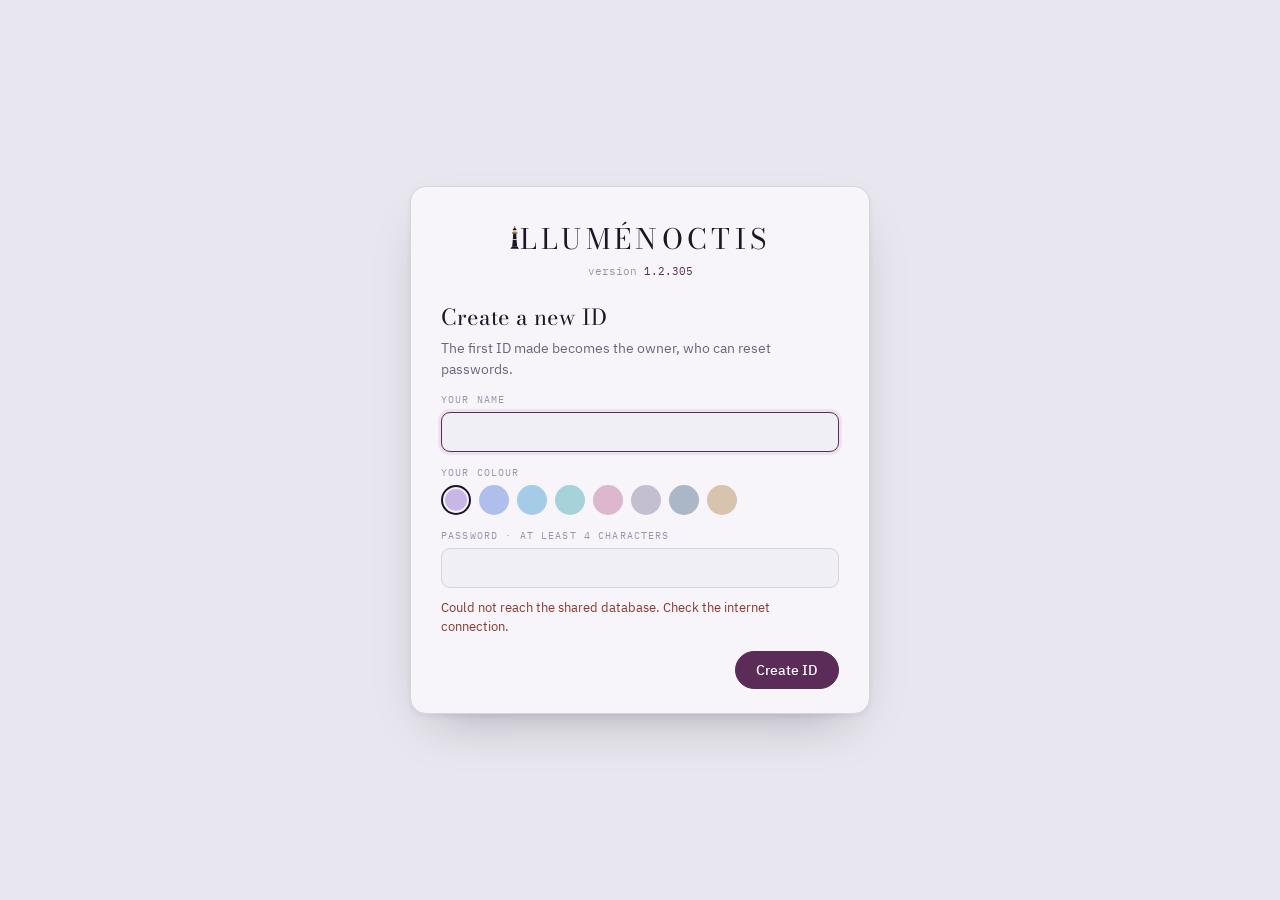
<file: index.html>
<!doctype html>
<html lang="en">
<head>
<meta charset="utf-8">
<meta name="viewport" content="width=device-width,initial-scale=1,viewport-fit=cover">
<meta http-equiv="Content-Security-Policy" content="default-src 'self'; img-src 'self' https: data:; connect-src 'self' https://pcfsewcxzhsdutkvbcgq.supabase.co wss://pcfsewcxzhsdutkvbcgq.supabase.co; style-src 'self' 'unsafe-inline'; script-src 'self'; font-src 'self' data:">
<title>ILLUMÉNOCTIS</title>
<script src="dash/boot.js?v=1.2.305"></script>
<link rel="stylesheet" href="gate.css?v=1.2.305">
<link rel="manifest" href="manifest.webmanifest?v=1.2.305"><meta name="theme-color" content="#5A2C57"><meta name="apple-mobile-web-app-capable" content="yes"><meta name="mobile-web-app-capable" content="yes"><meta name="apple-mobile-web-app-status-bar-style" content="black-translucent"><meta name="apple-mobile-web-app-title" content="ILLUMÉNOCTIS"><link rel="apple-touch-icon" href="icons/apple-180.png"><link rel="icon" type="image/png" href="icons/icon-192.png">
</head>
<body>
<div id="illuboot" aria-hidden="true"><b>ILLUMÉNOCTIS</b><i></i></div>
<main class="gate">
  <div class="card">
    <h1 class="wm"><svg class="lh" viewBox="0 0 40 100" aria-hidden="true"><circle cx="20" cy="3.2" r="2.3"/><path d="M20 5.4 29.6 17H10.4Z"/><rect class="lamp" x="12.6" y="17" width="14.8" height="11"/><rect x="8.4" y="28" width="23.2" height="3.5"/><path d="M13.4 31.5C12.6 50 11.2 71 9 88h22c-2.2-17-3.6-38-4.4-56.5Z"/><rect class="band" x="9.8" y="56" width="20.4" height="3.2"/><path d="M6.6 88h26.8l2.6 7.6H4Z"/><rect x="1.6" y="95.6" width="36.8" height="4.4"/></svg>LLUMÉNOCTIS</h1>
    <p class="ver">version <b id="ver"></b></p>
    <div id="box"><p class="lead" id="wait">Opening…</p></div>
  </div>
</main>
<script src="vendor/supabase.js?v=1.2.305"></script>
<script src="config.js?v=1.2.305"></script>
<script src="web-illu.js?v=1.2.305"></script>
<script src="illu-net.js?v=1.2.305"></script>
<script src="illu-cache.js?v=1.2.305"></script>
<script src="gate.js?v=1.2.305"></script>
</body>
</html>
</file>
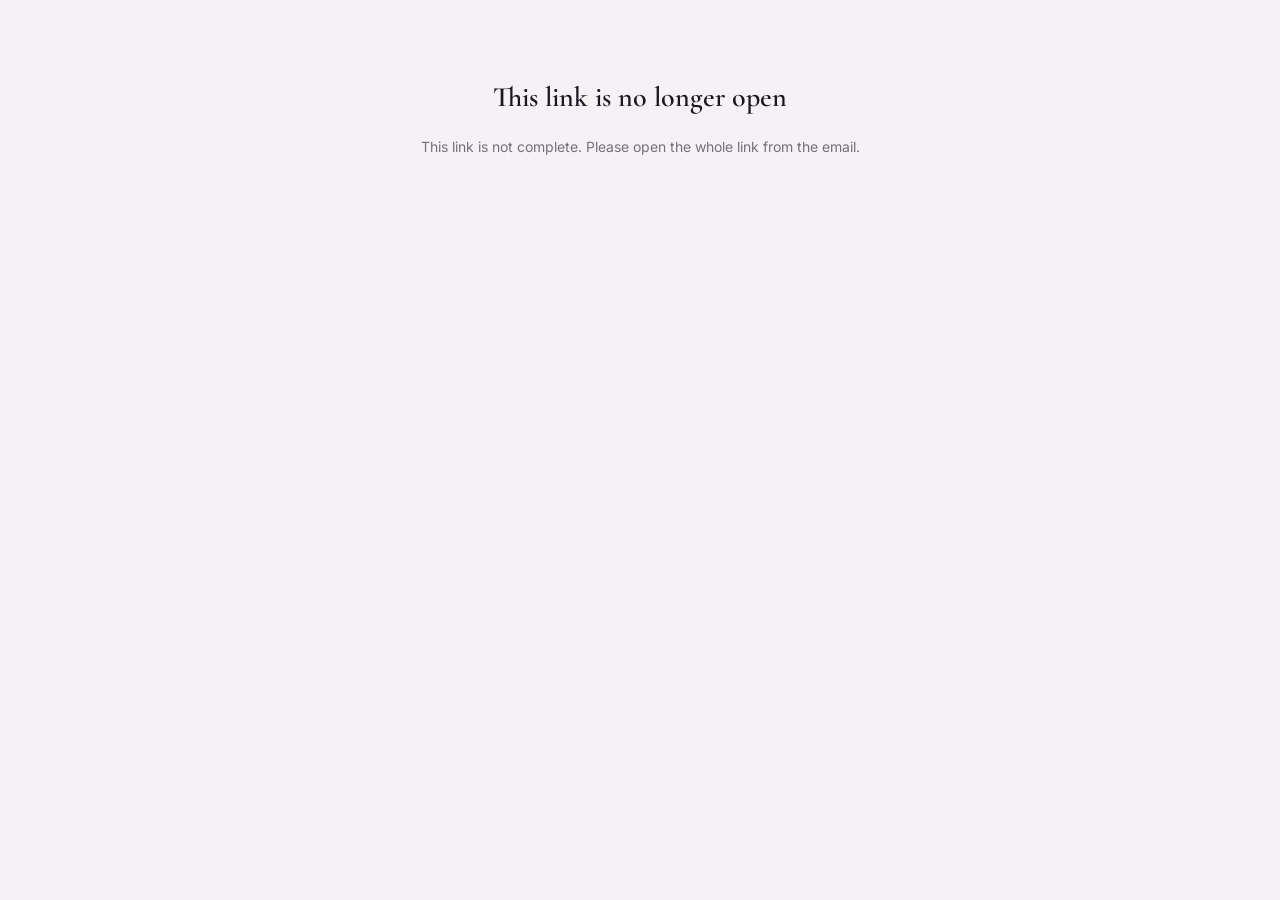
<file: comp/index.html>
<!doctype html><html lang="en"><head><meta charset="utf-8"><meta name="viewport" content="width=device-width,initial-scale=1,viewport-fit=cover"><meta name="robots" content="noindex,nofollow"><meta name="referrer" content="no-referrer"><title>Model information · MDI</title>
<link rel="stylesheet" href="https://fonts.googleapis.com/css2?family=Inter:wght@400;500;600;700&family=Cormorant+Garamond:wght@500;600&display=swap">
<style>
:root{--bg:#F5F2F6;--surf:#fff;--ink:#1D1622;--mut:#776D7D;--line:#E7E1EA;--soft:#FAF8FB;--pl:#6B2A63;--plt:#F3E8F1;--ok:#2E7D5B;--warn:#9A6A12;color-scheme:light}
@media (prefers-color-scheme:dark){:root:not([data-theme="light"]){--bg:#141116;--surf:#1D1920;--ink:#F1ECF3;--mut:#A99FAE;--line:#342D39;--soft:#231E27;--pl:#D29BC9;--plt:#35252F;--ok:#6CC59C;--warn:#E2B158;color-scheme:dark}}
:root[data-theme="dark"]{--bg:#141116;--surf:#1D1920;--ink:#F1ECF3;--mut:#A99FAE;--line:#342D39;--soft:#231E27;--pl:#D29BC9;--plt:#35252F;--ok:#6CC59C;--warn:#E2B158;color-scheme:dark}
*{box-sizing:border-box}
body{background:var(--bg);color:var(--ink);font:14px/1.45 Inter,system-ui,sans-serif;padding-block:0 40px;padding-left:max(16px,env(safe-area-inset-left,0px));padding-right:max(16px,env(safe-area-inset-right,0px))}
.demo{max-width:860px;margin:12px auto 0;background:var(--plt);color:var(--pl);border-radius:10px;padding:8px 12px;font-size:12.5px}
.wrap{max-width:860px;margin:0 auto}
header{padding:26px 0 14px}
.brand{font:600 13px Inter,sans-serif;letter-spacing:.22em;color:var(--pl)}
h1{font:600 34px/1.1 "Cormorant Garamond",Georgia,serif;margin:8px 0 6px;text-wrap:balance}
.who{display:flex;gap:10px;flex-wrap:wrap;align-items:center;color:var(--mut)}
.who b{color:var(--ink)}
.intro{color:var(--mut);max-width:62ch;margin:10px 0 0}
.prog{position:sticky;top:env(safe-area-inset-top,0px);z-index:5;background:var(--bg);padding:10px 0;display:flex;align-items:center;gap:12px}
.bar{flex:1;height:6px;border-radius:9px;background:var(--line);overflow:hidden}.bar i{display:block;height:100%;width:0;background:var(--pl);transition:width .3s}
.prog span{font-size:12px;color:var(--mut);white-space:nowrap}
.nav{display:flex;gap:6px;overflow-x:auto;padding:2px 0 12px;scrollbar-width:none}
.nav a{flex:none;text-decoration:none;color:var(--ink);background:var(--surf);border:1px solid var(--line);border-radius:999px;padding:6px 12px;font-size:12.5px;font-weight:500}
section.card{background:var(--surf);border:1px solid var(--line);border-radius:16px;margin:0 0 16px;overflow:hidden}
.ch{display:flex;align-items:baseline;gap:10px;padding:14px 16px;border-bottom:1px solid var(--line)}
.ch h2{margin:0;font-size:12px;letter-spacing:.14em;text-transform:uppercase;color:var(--pl)}
.ch small{color:var(--mut);font-size:12px}
.grid{display:grid;grid-template-columns:1fr 1fr}
.f{padding:10px 16px 12px;border-bottom:1px solid var(--line);min-width:0}
.grid .f:nth-child(odd){border-right:1px solid var(--line)}
.f.wide{grid-column:1/-1;border-right:0!important}
.f label{display:block;font-size:10.5px;letter-spacing:.09em;text-transform:uppercase;color:var(--mut);font-weight:600;margin-bottom:4px}
.f input,.f select{width:100%;border:0;background:transparent;font:500 15px Inter,sans-serif;color:var(--ink);padding:2px 0;outline:none;min-width:0}
.f input::placeholder{color:var(--mut);opacity:.6;font-weight:400}
.f:focus-within{background:var(--soft)}.f:focus-within label{color:var(--pl)}
.chips{display:flex;gap:6px;flex-wrap:wrap;align-items:center}
.chip{background:var(--plt);color:var(--pl);border-radius:999px;padding:2px 8px 2px 10px;font-size:12.5px;display:inline-flex;gap:6px;align-items:center}
.chip button{border:0;background:none;color:inherit;cursor:pointer;padding:0;font-size:13px}
.chips input{width:120px;flex:1}
.seg{display:inline-flex;border:1px solid var(--line);border-radius:999px;overflow:hidden;margin-right:10px}
.seg button{border:0;background:none;padding:4px 10px;font:600 11.5px Inter,sans-serif;color:var(--mut);cursor:pointer}
.seg button[aria-pressed="true"]{background:var(--pl);color:#fff}
.units{display:flex;gap:8px;flex-wrap:wrap;padding:10px 16px;border-bottom:1px solid var(--line);align-items:center;font-size:12px;color:var(--mut)}
.mdgrid{display:grid;grid-template-columns:minmax(0,1fr) minmax(0,1fr);gap:0}
.md{padding:14px 16px;border-bottom:1px solid var(--line);min-width:0}
.mdgrid .md:nth-child(odd){border-right:1px solid var(--line)}
.md h3{margin:0 0 8px;font-size:13px}
.md svg{width:100%;height:auto;display:block;background:#fff;border-radius:10px;border:1px solid var(--line)}
.rows{margin-top:10px}
.row{display:grid;grid-template-columns:22px minmax(0,1fr) 92px;gap:8px;align-items:center;padding:5px 0;border-bottom:1px dashed var(--line)}
.row:last-child{border-bottom:0}
.num{width:20px;height:20px;border-radius:50%;background:var(--pl);color:#fff;font-size:10.5px;font-weight:700;display:flex;align-items:center;justify-content:center}
.row span{font-size:13px}
.row .in{display:flex;align-items:center;gap:4px;border:1px solid var(--line);border-radius:8px;padding:3px 7px;background:var(--soft)}
.row .in input{width:100%;border:0;background:none;font:600 13.5px Inter,sans-serif;color:var(--ink);outline:none;text-align:right;min-width:0}
.row .in em{font-style:normal;font-size:11px;color:var(--mut)}
.mdb2 circle{fill:#6B2A63}.mdb2 text{fill:#fff;font-weight:700;text-anchor:middle;font-family:Inter,sans-serif}
.mdl2{fill:#3B3340;font-family:Inter,sans-serif}
.ph{display:grid;gap:10px;padding:14px 16px;grid-template-columns:repeat(6,minmax(0,1fr))}
.drop{position:relative;border:1.5px dashed var(--line);border-radius:12px;background:var(--soft);aspect-ratio:3/4;display:flex;flex-direction:column;align-items:center;justify-content:center;gap:4px;color:var(--mut);font-size:11.5px;text-align:center;cursor:pointer;overflow:hidden;min-width:0;padding:4px}
.drop b{font-size:18px;font-weight:400;color:var(--pl)}
.drop:hover{border-color:var(--pl)}
.drop img,.drop video{position:absolute;inset:0;width:100%;height:100%;object-fit:cover}
.drop.done{border-style:solid;border-color:var(--ok)}
.drop.done::after{content:"✓";position:absolute;top:6px;right:6px;width:20px;height:20px;border-radius:50%;background:var(--ok);color:#fff;font-size:12px;display:flex;align-items:center;justify-content:center}
.drop input{display:none}
.big{width:150px;max-width:100%}
.phrow{display:grid;grid-template-columns:150px minmax(0,1fr);gap:14px;padding:14px 16px;align-items:start}
.phrow p{margin:0;color:var(--mut);font-size:13px}
.vid{padding:14px 16px;display:grid;grid-template-columns:minmax(0,1fr) minmax(0,1fr);gap:14px;align-items:start}
.vid .drop{aspect-ratio:16/9}
.vid .or{display:flex;flex-direction:column;justify-content:center;gap:6px;aspect-ratio:16/9;border:1.5px dashed var(--line);border-radius:12px;padding:14px;background:var(--soft);font-size:12.5px;color:var(--mut)}
.vid .or b{font:600 13px Inter,sans-serif;color:var(--ink);letter-spacing:.02em}
.vid .or input{width:100%;border:1px solid var(--line);border-radius:10px;padding:9px 10px;background:#fff;color:var(--ink);font:14px Inter,sans-serif}
.vid .or input.bad{border-color:#B3261E}
.vid .or .vlmsg{min-height:1em;color:#B3261E}
.send{display:flex;gap:14px;align-items:center;flex-wrap:wrap;margin-top:6px}
.btn{border:0;border-radius:999px;background:var(--pl);color:#fff;font:600 15px Inter,sans-serif;padding:13px 26px;cursor:pointer}
.send p{margin:0;color:var(--mut);font-size:12.5px;max-width:52ch}
.done-msg{display:none;text-align:center;padding:60px 16px}
.done-msg h2{font:600 30px "Cormorant Garamond",serif;margin:12px 0 6px}
.done-msg .tick{width:56px;height:56px;border-radius:50%;background:var(--ok);color:#fff;font-size:28px;display:inline-flex;align-items:center;justify-content:center}
body.sent .wrap>*:not(.done-msg){display:none}body.sent .done-msg{display:block}
.req{color:var(--pl)}
@media (max-width:640px){
  .grid{grid-template-columns:1fr}.grid .f:nth-child(odd){border-right:0}
  .mdgrid{grid-template-columns:1fr}.mdgrid .md:nth-child(odd){border-right:0}
  .ph{grid-template-columns:repeat(3,minmax(0,1fr))}
  .phrow,.vid{grid-template-columns:1fr}
  h1{font-size:28px}
  .phrow .drop{max-width:150px}
}

.pfwrap{display:grid;grid-template-columns:182px minmax(0,1fr)}
.pfpic{padding:14px 16px;border-right:1px solid var(--line);border-bottom:1px solid var(--line)}
.pfwrap .grid{min-width:0}
.phnote{margin:0;padding:12px 16px;color:var(--mut);font-size:13px}
@media (max-width:640px){.pfwrap{grid-template-columns:1fr}.pfpic{border-right:0;display:flex;justify-content:center}}
.md svg.foot{max-width:170px;margin:0 auto;background:#fff}
.mdgrid .md:nth-child(1){grid-row:span 2}.mdgrid .md:nth-child(3){grid-column:2;border-right:0}
@media (max-width:640px){.mdgrid .md:nth-child(1){grid-row:auto}.mdgrid .md:nth-child(3){grid-column:auto}}
.md svg.foot .mdfig{fill:#F6E3DA;stroke:#5A4652;stroke-width:1.3}
.md svg.foot .mdin{fill:#F6E3DA;stroke:#5A4652;stroke-width:1}
.md svg.foot .mdm{stroke:#2F6FB5;stroke-width:1.2;stroke-dasharray:3 2;fill:none}
.md svg.foot .mdk{stroke:#2F6FB5;stroke-width:1.2;fill:none}
.md svg.foot .mdlead{stroke:#9AA6B6;stroke-width:.8;stroke-dasharray:2 2;fill:none}
.md svg.foot .mdb circle{fill:#6B2A63}.md svg.foot .mdb text{fill:#fff;font:700 8px Inter,sans-serif;text-anchor:middle}
.md svg.foot .mdt{fill:#3B3340;font:500 9px Inter,sans-serif}
.md svg.foot .mdcap{fill:#776D7D;font:600 8px Inter,sans-serif;letter-spacing:.14em}
.fmt{font-style:normal;font-weight:500;letter-spacing:.02em;text-transform:none;opacity:.8;margin-left:4px}
.hint{font-size:11px;color:var(--mut);opacity:.75}
.chips input:not(:placeholder-shown)+.hint,.chips input:focus+.hint{display:none}
.pzdet summary{list-style:none;display:flex;align-items:center;gap:8px;cursor:pointer;padding:3px 0;min-height:26px}
.pzdet summary::-webkit-details-marker{display:none}
#pzsum{font:500 15px Inter,sans-serif}
.car{margin-left:auto;width:9px;height:9px;border-right:2px solid var(--mut);border-bottom:2px solid var(--mut);transform:rotate(45deg);transition:transform .2s}
.pzdet[open] .car{transform:rotate(-135deg)}
.pzpier{display:grid;grid-template-columns:repeat(auto-fit,minmax(min(100%,380px),1fr));gap:10px;padding:10px 0 4px}
.pzside{border:1px solid var(--line);border-radius:12px;padding:10px;background:var(--surf);min-width:0}
.pzsh{display:flex;gap:8px;align-items:baseline;margin-bottom:6px}
.pzsh b{font:600 10.5px Inter,sans-serif;letter-spacing:.14em;text-transform:uppercase;color:var(--mut)}
.pztot{font-size:12px;color:var(--mut)}.pztot em{font-style:normal;font-size:17px;font-weight:600;color:var(--pl);margin-right:2px}
.pzclr1{margin-left:auto;border:0;background:none;color:var(--mut);font:12px Inter,sans-serif;text-decoration:underline;cursor:pointer;padding:0}
.pzclr1[disabled]{opacity:.35;cursor:default}
.pzbody{display:flex;gap:8px;align-items:center}
.pzear{width:84px;flex:none;overflow:visible}
.pzear .earline path{fill:none;stroke:#5A4652;stroke-width:1.4;stroke-linecap:round}.pzear .earline .earskin{fill:#F6E3DA}
.pzpt{cursor:pointer}.pzpt>circle{fill:#fff;stroke:#b3a9b1;stroke-width:1}
.pzpt>text{font:600 7px Inter,sans-serif;text-anchor:middle;fill:#776D7D;pointer-events:none}
.pzpt:hover>circle{stroke:#6B2A63;stroke-width:1.6}.pzpt.on>circle{fill:#6B2A63;stroke:#6B2A63}.pzpt.on>text{fill:#fff}
.pzbd circle{fill:#E9B949;stroke:#fff;stroke-width:1}.pzbd text{font:700 6px Inter,sans-serif;text-anchor:middle;fill:#231B22}
.pzgrid{flex:1;min-width:0;display:grid;grid-template-columns:repeat(auto-fill,minmax(128px,1fr));gap:4px}
.pzcell{display:flex;align-items:center;gap:4px;border:1px solid var(--line);border-radius:8px;padding:3px 3px 3px 4px;min-width:0}
.pzlt{flex:none;width:20px;height:20px;border-radius:50%;display:grid;place-items:center;font:700 10.5px Inter,sans-serif;border:1px solid #b3a9b1;color:var(--mut);background:transparent;padding:0;cursor:pointer}
.pznm{flex:1;min-width:0;font-size:11.5px;line-height:1.15;color:var(--mut);white-space:nowrap;overflow:hidden;text-overflow:ellipsis}
.pzst{display:flex;align-items:center;gap:1px;flex:none}
.pzst button{width:18px;height:20px;border:0;border-radius:5px;background:transparent;color:var(--pl);font:600 14px Inter,sans-serif;padding:0;cursor:pointer}
.pzcell:not(.on) .pzst button[data-del]{visibility:hidden}
.pzst b{min-width:12px;text-align:center;font-size:12px;font-weight:600;color:#b3a9b1}
.pzcell.on{border-color:color-mix(in srgb,var(--pl) 35%,var(--line));background:color-mix(in srgb,var(--pl) 7%,var(--surf))}
.pzcell.on .pzlt{background:var(--pl);border-color:var(--pl);color:#fff}.pzcell.on .pznm{color:var(--ink);font-weight:500}.pzcell.on .pzst b{color:var(--pl)}
.pzsum2{margin:8px 2px 0;font-size:12px;color:var(--ink)}.pzsum2.none{color:var(--mut);font-style:italic;opacity:.8}
@media (max-width:640px){.pzpier{grid-template-columns:1fr}}
.loading,.gone{max-width:620px;margin:80px auto;text-align:center;color:var(--mut)}
.gone h2{font:600 28px "Cormorant Garamond",serif;color:var(--ink)}
.drop .pct{position:absolute;left:0;bottom:0;height:4px;background:var(--pl);transition:width .2s;z-index:2}
.drop.err{border-color:#B3261E;color:#B3261E}
.drop .was{position:absolute;top:6px;left:6px;z-index:2;background:rgba(0,0,0,.55);color:#fff;font-size:10.5px;border-radius:999px;padding:1px 7px}
.f input[readonly]{color:var(--mut)}
.msg{color:#B3261E;font-size:13px;margin:8px 0 0;min-height:1em}
.btn[disabled]{opacity:.6;cursor:default}
.tatn{display:flex;align-items:center;gap:6px}.tatn button{width:30px;height:30px;border-radius:50%;border:1px solid var(--line);background:var(--soft);color:var(--pl);font:600 17px Inter,sans-serif;cursor:pointer}
.tatn input{width:56px!important;text-align:center}
</style></head><body>

<div class="loading" id="loading">Loading…</div><div class="gone" id="gone" hidden><h2>This link is no longer open</h2><p id="gonewhy">Please ask MDI for a new link.</p></div>
<div class="wrap" id="main" hidden>
<header>
  <div class="brand">MDI MODEL MANAGEMENT</div>
  <h1>Model information for <span id="hnm"></span></h1>
  <div class="who"><span>Requested by <b>MDI Model Management</b></span><span>·</span><span>Link open until <b id="hexp"></b></span></div>
  <p class="intro">Please fill in what you can and add her photos and video. Everything is saved on this page as you go, so you can come back to it with the same link. Press <b>Send to MDI</b> when you're done.</p>
</header>
<div class="prog"><div class="bar"><i id="pbar"></i></div><span id="ptxt">0 of 0 filled</span></div>
<nav class="nav"><a href="#s-profile">Profile</a><a href="#s-md">Measurements</a><a href="#s-photos">Photos</a><a href="#s-video">Video</a></nav>

<section class="card" id="s-profile"><div class="ch"><h2>Profile</h2></div><div class="pfwrap"><div class="pfpic"><label class="drop big" style="aspect-ratio:3/4" data-slot="m"><b>+</b>Profile photo<small>big photo for page 1</small><input type="file" accept="image/*"></label></div><div class="grid">
  <div class="f"><label>Name</label><input readonly data-k="nm"></div>
  <div class="f"><label>Agency</label><input readonly data-k="ag"></div>
  <div class="f"><label>City</label><input data-c data-k="city"></div>
  <div class="f"><label>Nationality</label><input data-c data-k="nat"></div>
  <div class="f"><label>Date of birth <i class="fmt">DD/MM/YYYY</i></label><input inputmode="numeric" data-c data-k="dob" id="dob"></div>
  <div class="f"><label>Age</label><input inputmode="numeric" id="age" data-k="age"></div>
  <div class="f"><label>Gender</label><select data-c data-k="g"><option value=""></option><option value="F">Female</option><option value="M">Male</option></select></div>
  <div class="f"><label>Eye color</label><input data-c data-k="ecol"></div>
  <div class="f"><label>Hair color</label><input data-c data-k="hcol"></div>
  <div class="f"><label>Hair type</label><input data-c data-k="htyp"></div>
  <div class="f"><label>Experience</label><input data-c data-k="exp"></div>
  <div class="f"><label>Countries worked in</label><div class="chips" id="ctry"><input aria-label="Add a country, then press Enter"></div></div>
  <div class="f"><label>Tattoos (how many)</label><span class="tatn"><button type="button" data-tat="-1" aria-label="One less">−</button><input inputmode="numeric" data-c data-k="ttn" id="ttn"><button type="button" data-tat="1" aria-label="One more">+</button></span></div>
  <div class="f"><label>Where</label><input data-c data-k="ttl"></div>
  <div class="f"><label>Available from <i class="fmt">DD/MM/YYYY</i></label><input inputmode="numeric" data-c data-k="avf"></div>
  <div class="f"><label>Coming from (country)</label><input data-c data-k="cfrom"></div>
  <div class="f wide earf"><label>Ear piercings</label>
    <details class="pzdet" id="pzdet"><summary><span id="pzsum" class="pzs0"></span><i class="car" aria-hidden="true"></i></summary>
      <div class="pzpier" id="pzpier"></div></details></div>
</div></div></section>


<section class="card" id="s-md"><div class="ch"><h2>Measurement detail</h2><small>the numbers match the drawings</small></div>
  <div class="units"><span>Lengths</span><span class="seg" data-u="lu"><button aria-pressed="true" data-v="cm">cm</button><button data-v="in">in</button></span>
    <span>Weight</span><span class="seg" data-u="wu"><button aria-pressed="true" data-v="kg">kg</button><button data-v="lb">lb</button></span>
    <span>Shoe</span><span class="seg" data-u="su"><button aria-pressed="true" data-v="EU">EU</button><button data-v="US">US</button><button data-v="mm">mm</button></span></div>
  <div class="mdgrid" id="mdgrid"></div>
</section>

<section class="card" id="s-photos"><div class="ch"><h2>Photos</h2><small>tap a box to add a photo · JPG, PNG or HEIC · up to 30 MB</small></div>
  <p class="phnote">The six angles, then her hands and feet — natural, no make-up or nail polish if possible.</p>
  <div class="ch" style="border-top:1px solid var(--line)"><h2>Angles</h2><small id="angn">0 of 6</small></div>
  <div class="ph" id="angles"></div>
  <div class="ch" style="border-top:1px solid var(--line)"><h2>Hands &amp; feet</h2></div>
  <div class="ph" id="hf"></div>
</section>

<section class="card" id="s-video"><div class="ch"><h2>Video</h2><small>walk + turn, about 30 seconds</small></div>
  <div class="vid"><label class="drop" data-slot="v"><b>+</b>Upload a video<small>MP4 or MOV · up to 150 MB</small><input type="file" accept="video/*"></label>
  <div class="or"><b>Video link</b>Too big to upload (over 150 MB), or already online? Paste the link here — WeTransfer, Google Drive, Vimeo, YouTube…<input type="url" data-c data-k="vl" id="vl" placeholder="https://" aria-label="Video link"><span class="vlmsg" id="vlmsg"></span></div></div>
</section>

<div class="send"><button class="btn" id="send">Send to MDI</button><p class="msg" id="msg" role="alert"></p><p>What you send goes straight onto her card at MDI. You can open this link again and change anything until it closes.</p></div>
<div class="done-msg"><span class="tick">✓</span><h2>Thank you — sent to MDI</h2><p style="color:var(--mut)"><span id="dnm"></span>'s details, photos and video are on her card at MDI now.<br>You can open this link again to change anything until it closes.</p></div>
</div>

<script src="../config.js"></script>
<script>

const IMG = {full: '[data-uri]', upper: '[data-uri]', arm: '[data-uri]'};
const LABS = {"full":{"w":565,"h":576,"fs":7.8,"labs":[{"n":1,"cx":18.3,"cy":29,"r":6.9,"x":27.1,"y":30.8,"en":["Height"]},{"n":5,"cx":474,"cy":119,"r":7,"x":483,"y":121,"en":["Back width"]},{"n":2,"cx":46.7,"cy":102.9,"r":6.8,"x":55.6,"y":104.6,"en":["Shoulder"]},{"n":6,"cx":468.2,"cy":158,"r":6.9,"x":477.1,"y":159.3,"en":["Shoulder to waist","(back)"]},{"n":3,"cx":46.6,"cy":245,"r":6.8,"x":55.4,"y":246.8,"en":["Full hip"]},{"n":8,"cx":468.7,"cy":304.5,"r":6.9,"x":477.6,"y":306.3,"en":["Waist to floor"]},{"n":7,"cx":43,"cy":556.1,"r":6.9,"x":51.9,"y":558.6,"en":["Weight"]},{"n":4,"cx":46.7,"cy":420,"r":6.8,"x":55.6,"y":421.9,"en":["Inseam"]}],"extra":[]},"upper":{"w":333,"h":301,"fs":7.9,"labs":[{"n":9,"cx":19.7,"cy":72.5,"r":6.8,"x":28.6,"y":74.6,"en":["Neck","circumference"]},{"n":10,"cx":234.5,"cy":82.5,"r":6.7,"x":243.1,"y":84.6,"en":["Shoulder length"]},{"n":11,"cx":255.9,"cy":172.5,"r":6.6,"x":264.6,"y":174.6,"en":["Chest","(fullest part)"]},{"n":12,"cx":256,"cy":254.2,"r":6.6,"x":264.6,"y":256.4,"en":["Waist (natural)"]}],"extra":[]},"arm":{"w":354,"h":161,"fs":6.9,"labs":[],"extra":[]}};
const FOOT = "<svg class=\"mdsvg \" viewBox=\"140 30 152 194\" xmlns=\"http://www.w3.org/2000/svg\" role=\"img\"><path class=\"mdfig\" d=\"M178.0 196.0 C182.7 196.3 189.3 193.2 193.0 188.0 C196.7 182.8 198.7 173.0 200.0 165.0 C201.3 157.0 200.3 148.8 201.0 140.0 C201.7 131.2 203.0 120.7 204.0 112.0 C205.0 103.3 207.0 95.3 207.0 88.0 C207.0 80.7 205.7 74.0 204.0 68.0 C202.3 62.0 200.0 56.3 197.0 52.0 C194.0 47.7 189.8 44.3 186.0 42.0 C182.2 39.7 178.0 38.3 174.0 38.0 C170.0 37.7 165.3 38.0 162.0 40.0 C158.7 42.0 156.0 45.7 154.0 50.0 C152.0 54.3 150.3 59.7 150.0 66.0 C149.7 72.3 150.3 80.3 152.0 88.0 C153.7 95.7 158.7 103.7 160.0 112.0 C161.3 120.3 159.8 129.2 160.0 138.0 C160.2 146.8 160.2 157.0 161.0 165.0 C161.8 173.0 162.2 180.8 165.0 186.0 C167.8 191.2 173.3 195.7 178.0 196.0Z\"/><ellipse class=\"mdin\" cx=\"160\" cy=\"47\" rx=\"6.5\" ry=\"7.5\"/><ellipse class=\"mdin\" cx=\"173\" cy=\"43\" rx=\"5.0\" ry=\"5.8\"/><ellipse class=\"mdin\" cx=\"184\" cy=\"46\" rx=\"4.5\" ry=\"5.2\"/><ellipse class=\"mdin\" cx=\"193\" cy=\"52\" rx=\"4.0\" ry=\"4.6\"/><ellipse class=\"mdin\" cx=\"200\" cy=\"61\" rx=\"3.5\" ry=\"4.0\"/><path class=\"mdm\" d=\"M222.0 38.0 L222.0 196.0\"/><path class=\"mdk\" d=\"M226.0 38.0 L218.0 38.0 M226.0 196.0 L218.0 196.0\"/><path class=\"mdm\" d=\"M150.0 78.0 L207.0 78.0\"/><path class=\"mdk\" d=\"M150.0 74.0 L150.0 82.0 M207.0 74.0 L207.0 82.0\"/><path class=\"mdlead\" d=\"M222.0 66.0 L208.0 76.0\"/><g class=\"mdb\" data-mdk=\"15\"><circle cx=\"234.0\" cy=\"66.0\" r=\"8.5\"/><text x=\"234.0\" y=\"69.6\">15</text></g><text class=\"mdt\" x=\"247.0\" y=\"64.0\" text-anchor=\"start\">Foot</text><text class=\"mdt\" x=\"247.0\" y=\"76.0\" text-anchor=\"start\">width</text><g class=\"mdb\" data-mdk=\"14\"><circle cx=\"234.0\" cy=\"112.0\" r=\"8.5\"/><text x=\"234.0\" y=\"115.6\">14</text></g><text class=\"mdt\" x=\"247.0\" y=\"110.0\" text-anchor=\"start\">Foot</text><text class=\"mdt\" x=\"247.0\" y=\"122.0\" text-anchor=\"start\">length</text><g class=\"mdb\" data-mdk=\"16\"><circle cx=\"234.0\" cy=\"158.0\" r=\"8.5\"/><text x=\"234.0\" y=\"161.6\">16</text></g><text class=\"mdt\" x=\"247.0\" y=\"156.0\" text-anchor=\"start\">Shoe</text><text class=\"mdt\" x=\"247.0\" y=\"168.0\" text-anchor=\"start\">size</text><text class=\"mdcap\" x=\"178\" y=\"216\" text-anchor=\"middle\">SOLE</text></svg>";
const H = s => String(s).replace(/[&<>"]/g, c => ({'&': '&amp;', '<': '&lt;', '>': '&gt;', '"': '&quot;'})[c]);
function pic(k){
  if(k === 'foot') return FOOT;
  const d = LABS[k]; let g = '';
  for(const b of d.labs){ (b.en || []).forEach((t, i) => g += '<text class="mdl2" x="' + b.x + '" y="' + (b.y + i * d.fs * 1.28) + '" style="font-size:' + d.fs + 'px">' + H(t) + '</text>');
    g += '<g class="mdb2"><circle cx="' + b.cx + '" cy="' + b.cy + '" r="' + b.r + '"/><text x="' + b.cx + '" y="' + (b.cy + b.r * 0.42) + '" style="font-size:' + (b.r * 1.15) + 'px">' + b.n + '</text></g>'; }
  return '<svg viewBox="0 0 ' + d.w + ' ' + d.h + '"><image href="' + IMG[k] + '" width="' + d.w + '" height="' + d.h + '"/>' + g + '</svg>';
}
const EARL = "<path class=\"earskin\" d=\"M68,34 C71,17 59,5 43,6 C23,8 10,29 12,54 C13,71 21,83 27,95 C31,104 29,112 33,121 C39,133 57,134 62,124 C65,117 62,110 66,104 C69,98 73,94 72,86 C71,80 75,77 77,72 C79,66 75,62 72,60 C67,57 64,52 66,46 C67,41 67,37 68,34 Z\"/><path d=\"M63,31 C64,19 55,12 44,13 C29,15 19,31 20,52 C21,68 28,80 34,92\"/><path d=\"M34,92 C38,82 42,70 43,58 C44,46 50,35 58,30\"/><path d=\"M43,52 C40,43 35,36 29,32\"/><path d=\"M45,60 C51,55 60,57 63,64 C66,72 62,84 53,87 C48,89 44,86 42,82\"/><path d=\"M66,46 C60,47 54,50 50,55\"/><path d=\"M42,82 C44,88 50,93 57,92\"/>", EARP = [[46, 119], [33, 104], [16, 44], [74, 69], [54, 73], [57, 50], [37, 42], [45, 20.5]], SP = ['Lobe', 'Upper lobe', 'Helix', 'Tragus', 'Conch', 'Daith', 'Rook', 'Industrial'], LT = 'ABCDEFGH';
const EAR = {l: SP.map(() => 0), r: SP.map(() => 0)};
function earSvg(s, flip){
  return '<svg class="pzear" viewBox="0 0 100 140" role="group" aria-label="' + (s === 'l' ? 'Left' : 'Right') + ' ear"><g' + (flip ? ' transform="translate(90 0) scale(-1 1)"' : '') + '><g class="earline">' + EARL + '</g></g>' +
    EARP.map(([x, y], i) => { const X = flip ? 90 - x : x, k = EAR[s][i];
      return '<g class="pzpt' + (k ? ' on' : '') + '" transform="translate(' + X + ',' + y + ')" data-add="' + s + '|' + i + '" role="button" tabindex="0"><title>' + LT[i] + ' · ' + SP[i] + '</title><circle r="6.4"/><text y="2.5">' + LT[i] + '</text>' +
        (k > 1 ? '<g class="pzbd" transform="translate(6,-6)"><circle r="4.8"/><text y="2">' + k + '</text></g>' : '') + '</g>'; }).join('') + '</svg>';
}
function earBlock(s){
  const n = EAR[s], tot = n.reduce((a, b) => a + b, 0), words = n.map((k, i) => k ? LT[i] + ' ' + SP[i] + (k > 1 ? ' ×' + k : '') : '').filter(Boolean).join(' · ');
  return '<section class="pzside"><div class="pzsh"><b>' + (s === 'l' ? 'Left ear' : 'Right ear') + '</b><span class="pztot"><em>' + tot + '</em> ' + (tot === 1 ? 'piercing' : 'piercings') + '</span>' +
    '<button type="button" class="pzclr1" data-clr="' + s + '"' + (tot ? '' : ' disabled') + '>Clear</button></div><div class="pzbody">' + earSvg(s, s === 'l') + '<div class="pzgrid">' +
    SP.map((nm, i) => '<div class="pzcell' + (n[i] ? ' on' : '') + '"><button type="button" class="pzlt" data-add="' + s + '|' + i + '">' + LT[i] + '</button><span class="pznm">' + nm + '</span>' +
      '<span class="pzst"><button type="button" data-del="' + s + '|' + i + '" aria-label="One less">−</button><b>' + n[i] + '</b><button type="button" data-add="' + s + '|' + i + '" aria-label="One more">+</button></span></div>').join('') +
    '</div></div><p class="pzsum2' + (words ? '' : ' none') + '">' + (words || '') + '</p></section>';
}
function earPaint(){
  document.getElementById('pzpier').innerHTML = earBlock('l') + earBlock('r');
  const t = s => EAR[s].reduce((a, b) => a + b, 0);
  document.getElementById('pzsum').textContent = (t('l') || t('r')) ? ['Left ' + t('l'), 'Right ' + t('r')].join(' · ') : '';
  count();
}
/* ILLUMENOCTIS agency comp form - live page (18 Nov 2026). Reads ?t=<token>; talks only to the comp-form function. */
const CFG = window.ILLU_CONFIG || {};
const FN = (CFG.url || '') + '/functions/v1/comp-form';
const HDR = {apikey: CFG.key || '', 'content-type': 'application/json'};
const TOKEN = (new URLSearchParams(location.search).get('t') || '').trim();
const $ = id => document.getElementById(id);
const SEC = [['Full body (front & back)', 'full', [[1, 'Height', 'L', 'ht'], [2, 'Shoulder width', 'L', 'shw'], [3, 'Hip (fullest)', 'L', 'hp'], [4, 'Inseam', 'L', 'ins'], [5, 'Back width', 'L', 'bw'], [6, 'Shoulder to waist (back)', 'L', 'stw'], [7, 'Weight', 'W', 'wt'], [8, 'Waist to floor', 'L', 'wtf']]],
  ['Upper body', 'upper', [[9, 'Neck circumference', 'L', 'neck'], [10, 'Shoulder length', 'L', 'shl'], [11, 'Bust (fullest part)', 'L', 'bu'], [12, 'Waist (natural)', 'L', 'wa'], [13, 'Arm length', 'L', 'arml']]],
  ['Foot', 'foot', [[14, 'Foot length', 'L', 'fl'], [15, 'Foot width', 'L', 'fw'], [16, 'Shoe size', 'S', 'eu']]]];
const MDK = ['shw', 'ins', 'bw', 'stw', 'wtf', 'neck', 'shl', 'arml', 'fl', 'fw'];
const U = {lu: 'cm', wu: 'kg', su: 'EU'};
const unit = t => t === 'W' ? U.wu : t === 'S' ? U.su : U.lu;
/* every figure is kept here in cm / kg / EU; the boxes show it in the chosen units */
const VAL = {};
const r1 = x => Math.round(x * 10) / 10;
const show = (k, t) => { const v = VAL[k]; if(v == null || v === '') return '';
  if(t === 'L') return String(U.lu === 'in' ? r1(v / 2.54) : v);
  if(t === 'W') return String(U.wu === 'lb' ? Math.round(v / 0.45359237) : v);
  if(U.su === 'US') return VAL.us != null ? String(VAL.us) : '';
  if(U.su === 'mm') return String(Math.round((v / 1.5 - 1.5) * 10));
  return String(v); };
const take = (k, t, raw) => { const x = parseFloat(String(raw).replace(',', '.'));
  if(t === 'S' && U.su === 'US'){ VAL.us = isNaN(x) ? null : x; return; }
  if(isNaN(x) || x <= 0){ VAL[k] = null; return; }
  VAL[k] = t === 'L' ? (U.lu === 'in' ? r1(x * 2.54) : x) : t === 'W' ? (U.wu === 'lb' ? r1(x * 0.45359237) : x) : (U.su === 'mm' ? r1((x / 10 + 1.5) * 1.5) : x); };

function drawMd(){
  $('mdgrid').innerHTML = SEC.map(([t, k, rows]) => '<div class="md"><h3>' + t + '</h3>' + pic(k).replace('<svg', '<svg class="' + (k === 'foot' ? 'foot' : '') + '"') + '<div class="rows">' +
    rows.map(([n, nm, ty, key]) => '<div class="row"><i class="num">' + n + '</i><span>' + nm + '</span><span class="in"><input inputmode="decimal" data-c data-mk="' + key + '" data-ty="' + ty + '" value="' + H(show(key, ty)) + '" aria-label="' + H(nm) + '"><em data-ty="' + ty + '">' + unit(ty) + '</em></span></div>').join('') + '</div></div>').join('');
}
const SLOTS = {hf: [['hl', 'Hand · front left'], ['hr', 'Hand · front right'], ['hlb', 'Hand · back left'], ['hrb', 'Hand · back right'], ['fl', 'Left foot'], ['fr', 'Right foot']],
  ang: [['f', 'Front'], ['l4', '45° left'], ['l', 'Left side'], ['r4', '45° right'], ['r', 'Right side'], ['b', 'Back']]};
const drop = ([slot, lab]) => '<label class="drop" data-slot="' + slot + '"><b>+</b>' + lab + '<input type="file" accept="image/*"></label>';

/* ---------- uploads: straight from this browser into MDI's Dropbox ---------- */
const FILES = {};            // slot -> {ref, path}
const BUSY = new Set();
async function call(body){
  const r = await fetch(FN, {method: 'POST', headers: HDR, body: JSON.stringify(Object.assign({t: TOKEN}, body))});
  let j = null; try{ j = await r.json(); }catch(e){}
  if(!r.ok || !j || !j.ok) throw new Error((j && j.why) || 'something went wrong (' + r.status + ')');
  return j;
}
function putFile(link, file, onp){
  return new Promise((res, rej) => {
    const x = new XMLHttpRequest(); x.open('POST', link); x.setRequestHeader('Content-Type', 'application/octet-stream');
    x.upload.onprogress = e => { if(e.lengthComputable) onp(e.loaded / e.total); };
    x.onload = () => x.status >= 200 && x.status < 300 ? res() : rej(new Error('upload refused (' + x.status + ')'));
    x.onerror = () => rej(new Error('the upload was interrupted - check the connection and try again'));
    x.send(file);
  });
}
async function upload(d, file){
  const slot = d.dataset.slot, ext = (file.name.split('.').pop() || '').toLowerCase();
  /* 1.2.303: too big for the upload - say so before anything is sent, and point at the Video link box */
  if(slot === 'v' && file.size > 150 * 1024 * 1024){ msg('This video is ' + Math.round(file.size / 1048576) + ' MB — the most is 150 MB. Please paste a link to it in the Video link box instead.'); const v = $('vl'); if(v){ v.focus(); v.scrollIntoView({block: 'center', behavior: 'smooth'}); } return; }
  if(slot !== 'v' && file.size > 30 * 1024 * 1024){ msg('This photo is ' + Math.round(file.size / 1048576) + ' MB — the most is 30 MB.'); return; }
  d.classList.remove('done', 'err'); d.querySelectorAll('img,video,.was').forEach(x => x.remove());
  const u = URL.createObjectURL(file);
  d.insertAdjacentHTML('afterbegin', /^video/.test(file.type) || /^(mp4|mov|m4v|webm)$/.test(ext) ? '<video muted autoplay loop playsinline src="' + u + '"></video>' : '<img alt="" src="' + u + '">');
  let bar = d.querySelector('.pct'); if(!bar){ bar = document.createElement('i'); bar.className = 'pct'; d.appendChild(bar); }
  bar.style.width = '2%'; BUSY.add(slot); count();
  try{
    const l = await call({action: 'link', slot, ext, size: file.size, type: file.type});
    await putFile(l.link, file, p => { bar.style.width = Math.max(2, Math.round(p * 100)) + '%'; });
    FILES[slot] = {ref: l.ref, path: l.path}; d.classList.add('done'); save();
  }catch(e){ d.classList.add('err'); d.title = e.message; msg(e.message); }
  finally{ BUSY.delete(slot); bar.remove(); count(); }
}
document.addEventListener('input', e => { if(e.target && e.target.id === 'vl'){ e.target.classList.remove('bad'); const m = $('vlmsg'); if(m) m.textContent = ''; } });
document.addEventListener('change', e => { const i = e.target; if(i.type !== 'file' || !i.files[0]) return; const d = i.closest('.drop'); if(d) upload(d, i.files[0]); i.value = ''; });

/* ---------- countries, ears, tattoos ---------- */
const ct = $('ctry'), ci = ct.querySelector('input');
const addC = v => { v = String(v || '').trim(); if(!v) return; if([...ct.querySelectorAll('.chip')].some(c => c.dataset.v.toLowerCase() === v.toLowerCase())) return;
  ci.insertAdjacentHTML('beforebegin', '<span class="chip" data-v="' + H(v) + '">' + H(v) + '<button type="button" aria-label="Remove">×</button></span>'); };
ci.addEventListener('keydown', e => { if(e.key !== 'Enter' && e.key !== ',') return; if(!ci.value.trim()) return; e.preventDefault(); addC(ci.value); ci.value = ''; count(); save(); });
ci.addEventListener('blur', () => { if(ci.value.trim()){ addC(ci.value); ci.value = ''; count(); save(); } });
ct.addEventListener('click', e => { if(e.target.matches('.chip button')){ e.target.parentElement.remove(); count(); save(); } });
const earParse = t => { const n = SP.map(() => 0); String(t || '').split(',').map(s => s.trim()).filter(Boolean).forEach(p => { const m = p.match(/^(.*?)\s*(?:[×x*]\s*(\d+))?$/i); const i = SP.findIndex(s => s.toLowerCase() === (m ? m[1] : p).trim().toLowerCase()); if(i >= 0) n[i] += m && m[2] ? +m[2] : 1; }); return n; };
const earWrite = n => SP.map((s, i) => n[i] ? s + (n[i] > 1 ? ' ×' + n[i] : '') : '').filter(Boolean).join(', ');
document.addEventListener('click', e => { const b = e.target.closest('[data-tat]'); if(!b) return; const i = $('ttn'); i.value = Math.max(0, Math.min(99, (parseInt(i.value, 10) || 0) + +b.dataset.tat)); count(); save(); });
$('pzpier').addEventListener('click', e => {
  const b = e.target.closest('[data-add],[data-del],[data-clr]'); if(!b) return; e.preventDefault();
  if(b.dataset.clr){ EAR[b.dataset.clr] = SP.map(() => 0); earPaint(); save(); return; }
  const [s, i] = (b.dataset.add || b.dataset.del).split('|'); EAR[s][+i] = Math.max(0, Math.min(20, EAR[s][+i] + (b.dataset.add ? 1 : -1))); EAR.touched = true; earPaint(); save();
});

/* ---------- age from the date of birth ---------- */
function ageFromDob(){ const m = /^(\d{1,2})\/(\d{1,2})\/(\d{4})$/.exec($('dob').value.trim()); if(!m) return; const b = new Date(+m[3], m[2] - 1, +m[1]), n = new Date();
  let y = n.getFullYear() - b.getFullYear(); if(n < new Date(n.getFullYear(), b.getMonth(), b.getDate())) y--; if(y > 0 && y < 80){ $('age').value = y; $('age').readOnly = true; } }
$('dob').addEventListener('input', ageFromDob);

/* ---------- units ---------- */
document.querySelectorAll('.seg').forEach(s => s.addEventListener('click', e => { const b = e.target.closest('button'); if(!b) return;
  s.querySelectorAll('button').forEach(x => x.setAttribute('aria-pressed', x === b)); U[s.dataset.u] = b.dataset.v; drawMd(); count(); }));
document.addEventListener('input', e => { const i = e.target.closest && e.target.closest('[data-mk]'); if(i) take(i.dataset.mk, i.dataset.ty, i.value); });

/* ---------- filled count, draft kept in this browser ---------- */
function count(){
  const f = [...document.querySelectorAll('#main [data-c]')], d = [...document.querySelectorAll('#main .drop')];
  const n = f.filter(x => String(x.value || '').trim()).length + d.filter(x => x.classList.contains('done')).length + (ct.querySelector('.chip') ? 1 : 0) + (EAR.l.concat(EAR.r).some(Boolean) ? 1 : 0);
  const t = f.length + d.length + 2;
  $('pbar').style.width = Math.round(n / t * 100) + '%'; $('ptxt').textContent = n + ' of ' + t + ' filled';
  $('angn').textContent = document.querySelectorAll('#angles .done').length + ' of 6';
  $('send').disabled = BUSY.size > 0; $('send').textContent = BUSY.size ? 'Uploading…' : 'Send to MDI';
}
document.addEventListener('input', () => { count(); save(); });
const DK = 'illucomp.' + TOKEN;
function fields(){
  const o = {};
  document.querySelectorAll('#main [data-k]').forEach(i => { if(i.dataset.k !== 'nm' && i.dataset.k !== 'ag') o[i.dataset.k] = i.value.trim(); });
  for(const k of ['ht', 'bu', 'wa', 'hp', 'eu', 'us', 'wt'].concat(MDK)) if(VAL[k] != null) o[k] = VAL[k];
  o.bn = [...ct.querySelectorAll('.chip')].map(c => c.dataset.v);
  if(EAR.touched || EAR.l.concat(EAR.r).some(Boolean)){ o.pll = earWrite(EAR.l); o.prl = earWrite(EAR.r); o.pln = String(EAR.l.reduce((a, b) => a + b, 0)); o.prn = String(EAR.r.reduce((a, b) => a + b, 0)); }
  return o;
}
let saveT = 0;
function save(){ clearTimeout(saveT); saveT = setTimeout(() => { try{ localStorage.setItem(DK, JSON.stringify({f: fields(), files: FILES, at: Date.now()})); }catch(e){} }, 400); }
function msg(t){ $('msg').textContent = t || ''; }

/* ---------- fill in what MDI already knows ---------- */
function fill(have, draft){
  const v = Object.assign({}, have, (draft && draft.f) || {});
  document.querySelectorAll('#main [data-k]').forEach(i => { const x = v[i.dataset.k]; if(x != null && x !== '') i.value = String(x); });
  for(const k of ['ht', 'bu', 'wa', 'hp', 'eu', 'us', 'wt']){ const x = parseFloat(v[k]); if(!isNaN(x)) VAL[k] = x; }
  const md = Object.assign({}, have.md || {}); if(draft && draft.f) for(const k of MDK) if(draft.f[k] != null) md[k] = draft.f[k];
  for(const k of MDK){ const x = parseFloat(md[k]); if(!isNaN(x)) VAL[k] = x; }
  const bn = (draft && draft.f && draft.f.bn) || (Array.isArray(have.bn) ? have.bn.map(x => x && (x.c || x)) : []);
  bn.forEach(addC);
  EAR.l = earParse(v.pll); EAR.r = earParse(v.prl);
  if(v.ttn == null && have.ttn == null) $('ttn').value = '';
  if(v.dob) ageFromDob();
}
function markUploaded(upl){
  for(const [slot, x] of Object.entries(upl || {})){
    const d = document.querySelector('.drop[data-slot="' + slot + '"]'); if(!d || !x) continue;
    FILES[slot] = x; d.classList.add('done'); d.insertAdjacentHTML('afterbegin', '<span class="was">sent</span>');
  }
}

$('send').addEventListener('click', async () => {
  if(BUSY.size) return; msg('');
  { const v = $('vl'), w = v ? v.value.trim() : ''; v && v.classList.remove('bad'); $('vlmsg').textContent = '';
    if(w && !/^https?:\/\/\S+$/i.test(w)){ v.classList.add('bad'); $('vlmsg').textContent = 'Please paste the whole link — it starts with https://'; v.focus(); return; } }
  const b = $('send'); b.disabled = true; b.textContent = 'Sending…';
  try{
    await call({action: 'submit', fields: fields(), files: FILES});
    try{ localStorage.removeItem(DK); }catch(e){}
    $('dnm').textContent = $('hnm').textContent; document.body.classList.add('sent'); scrollTo(0, 0);
  }catch(e){ msg('Not sent: ' + e.message + '. Please try again.'); }
  finally{ b.disabled = false; b.textContent = 'Send to MDI'; }
});

(async function start(){
  $('angles').innerHTML = SLOTS.ang.map(drop).join(''); $('hf').innerHTML = SLOTS.hf.map(drop).join('');
  if(!/^[a-z0-9]{24,64}$/.test(TOKEN)){ $('loading').hidden = true; $('gone').hidden = false; $('gonewhy').textContent = 'This link is not complete. Please open the whole link from the email.'; return; }
  let j = null;
  try{ const r = await fetch(FN + '?t=' + encodeURIComponent(TOKEN), {headers: {apikey: CFG.key || ''}}); j = await r.json(); }catch(e){}
  $('loading').hidden = true;
  if(!j || !j.ok){ $('gone').hidden = false; $('gonewhy').textContent = j && j.why === 'expired' ? 'The time to fill it in has run out. Please ask MDI for a new link.' : j && j.why === 'closed' ? 'MDI has closed this link. Please ask MDI if anything is missing.' : 'This link was not found. Please check it, or ask MDI for a new one.'; return; }
  let draft = null; try{ draft = JSON.parse(localStorage.getItem(DK) || 'null'); }catch(e){}
  $('main').hidden = false;
  $('hnm').textContent = j.nm || 'her';
  $('hexp').textContent = new Date(j.expires).toLocaleDateString('en-GB', {day: 'numeric', month: 'short', year: 'numeric'});
  fill(Object.assign({nm: j.nm, ag: j.ag}, j.have || {}), draft);
  markUploaded(j.upl); if(draft && draft.files) for(const [s, x] of Object.entries(draft.files)) if(!FILES[s]) markUploaded({[s]: x});
  drawMd(); earPaint(); count();
})();
</script>
</body></html>
</file>
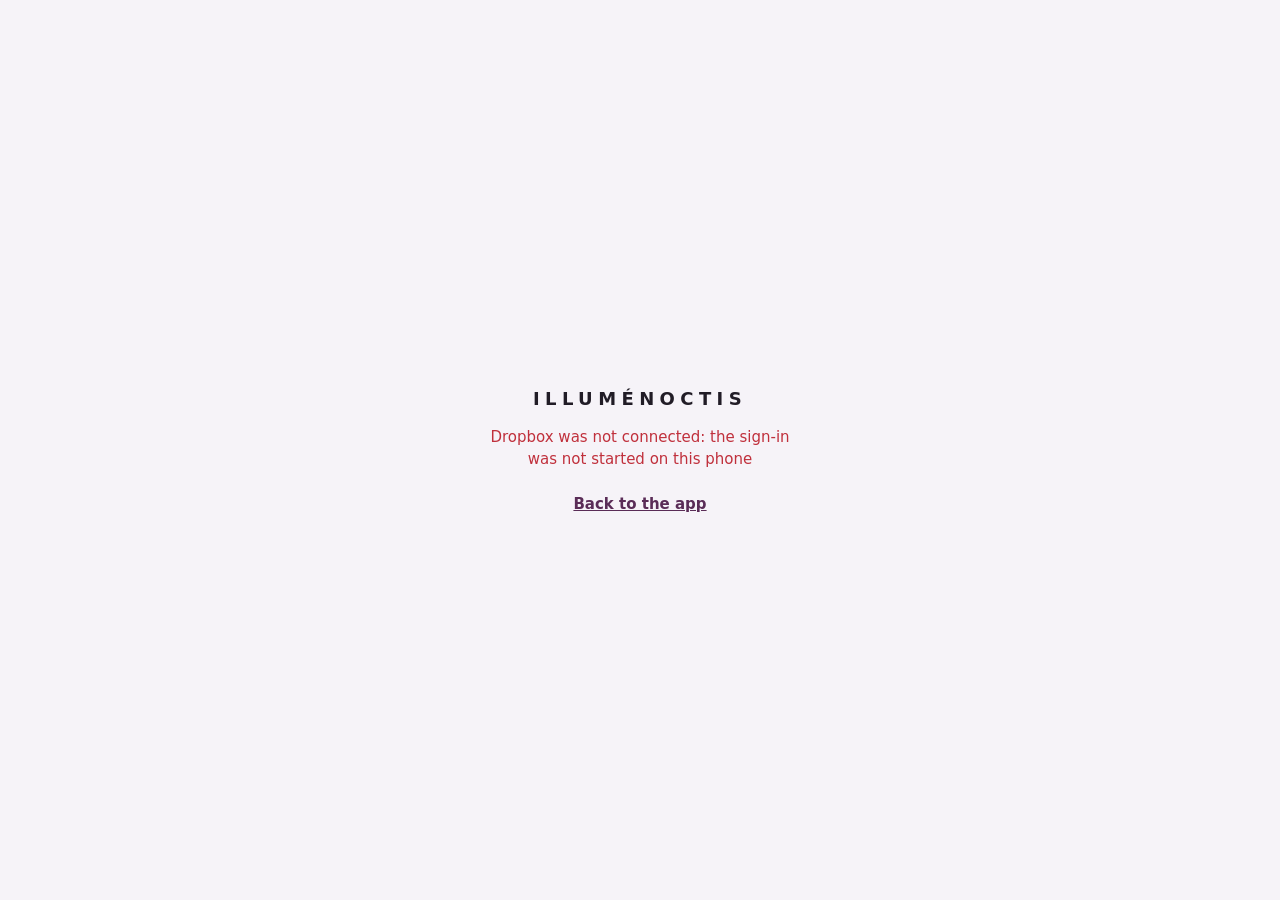
<file: dbx/index.html>
<!doctype html>
<html lang="en">
<head>
<meta charset="utf-8">
<meta name="viewport" content="width=device-width,initial-scale=1,viewport-fit=cover">
<meta name="referrer" content="no-referrer">
<meta http-equiv="Content-Security-Policy" content="default-src 'self'; connect-src 'self' https://api.dropboxapi.com https://pcfsewcxzhsdutkvbcgq.supabase.co; style-src 'self' 'unsafe-inline'; script-src 'self'; img-src 'self' data:">
<meta name="theme-color" content="#5A2C57">
<title>ILLUMÉNOCTIS · Dropbox</title>
<style>
:root{color-scheme:light dark}
body{margin:0;min-height:100vh;display:flex;align-items:center;justify-content:center;background:#F6F3F8;color:#211C26;font:15px/1.5 Inter,system-ui,-apple-system,sans-serif;padding:24px;box-sizing:border-box;text-align:center}
@media (prefers-color-scheme:dark){body{background:#17131B;color:#F1ECF4}}
b{display:block;letter-spacing:.3em;font-size:18px;margin-bottom:14px}
p{margin:0 auto;max-width:34ch}
p.err{color:#C0303C}
a{color:#5A2C57;font-weight:600}
</style>
</head>
<body>
<main><b>ILLUMÉNOCTIS</b><p id="msg">Finishing the Dropbox sign-in…</p></main>
<script src="../config.js?v=1.2.300"></script>
<script src="../web-illu.js?v=1.2.300"></script>
<script src="../web-dbx.js?v=1.2.300"></script>
<script src="dbx.js?v=1.2.300"></script>
</body>
</html>
</file>
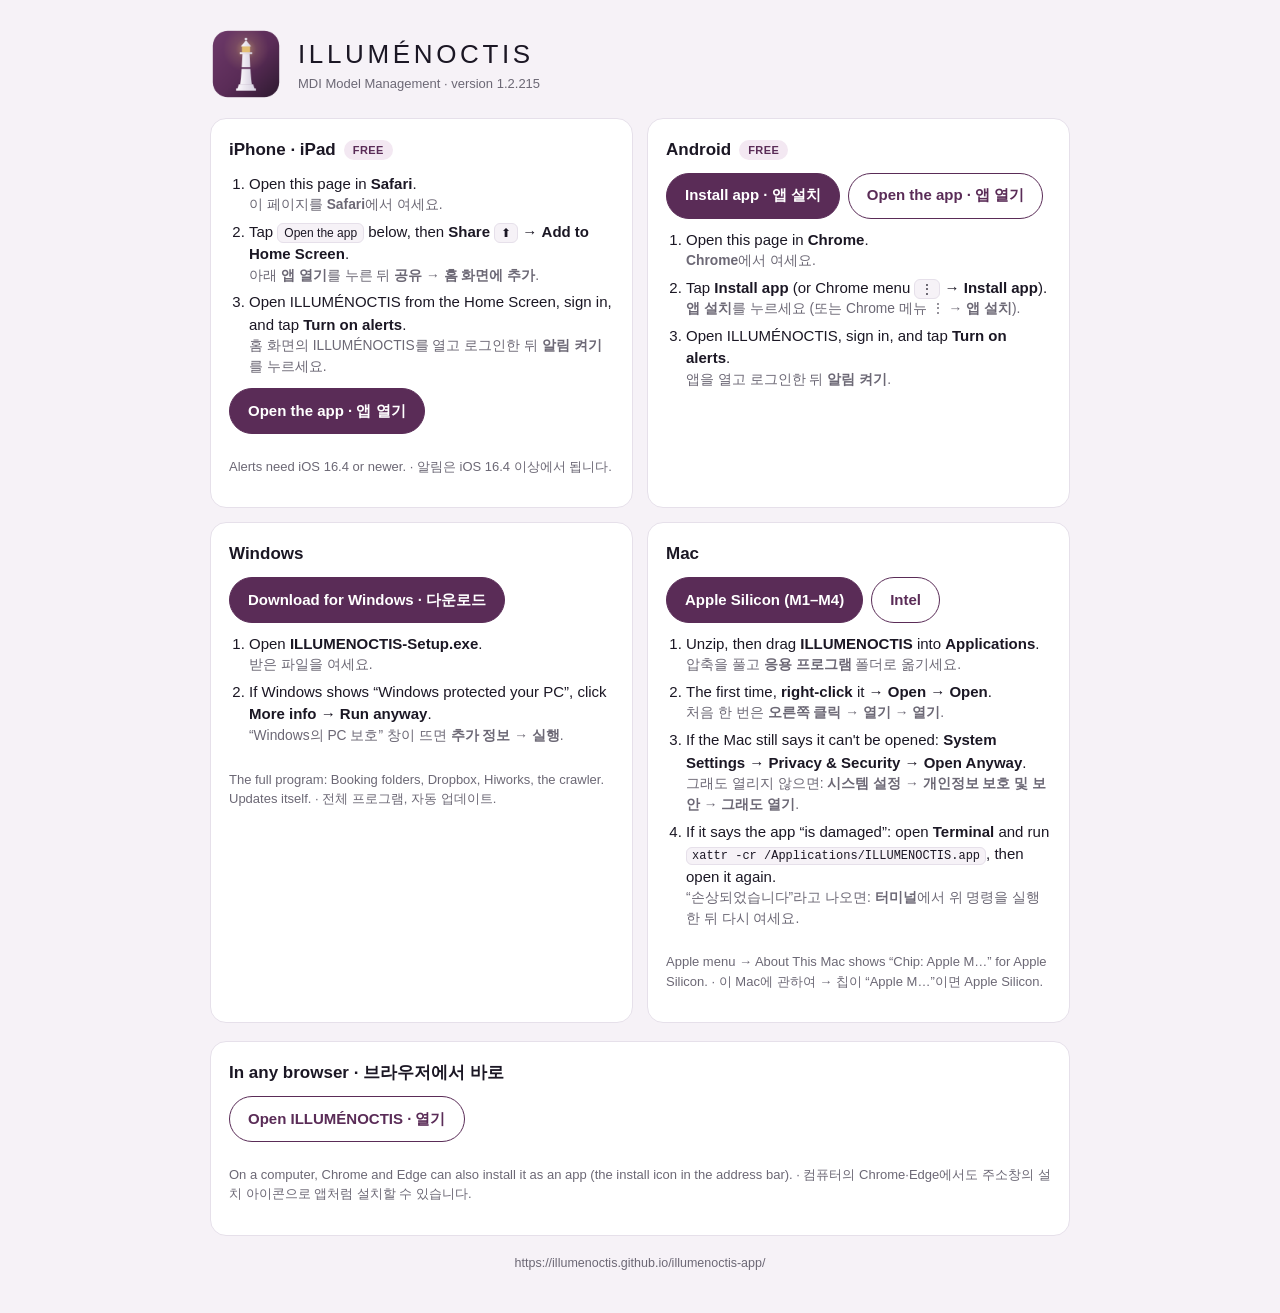
<file: get/index.html>
<!doctype html>
<html lang="en">
<head>
<meta charset="utf-8">
<meta name="viewport" content="width=device-width,initial-scale=1,viewport-fit=cover">
<title>ILLUMÉNOCTIS Download</title>
<link rel="manifest" href="../manifest.webmanifest?v=1.2.305">
<meta name="theme-color" content="#5A2C57">
<link rel="apple-touch-icon" href="../icons/apple-180.png">
<link rel="icon" type="image/png" href="../icons/icon-192.png">
<style>
:root{--bg:#F6F2F7;--surf:#fff;--ink:#1B1724;--mut:#6C6875;--line:#E6E0EA;--acc:#5A2C57;--acc2:#7A3E76;--gold:#E3BE72;--wash:#F3E8F2;color-scheme:light}
@media (prefers-color-scheme:dark){:root{--bg:#141117;--surf:#1D1921;--ink:#EEEAF2;--mut:#A49DAD;--line:#36303C;--acc:#C79BC2;--acc2:#D9B4D4;--wash:#2E2331;color-scheme:dark}}
*{box-sizing:border-box}
body{margin:0;background:var(--bg);color:var(--ink);font:15px/1.5 -apple-system,BlinkMacSystemFont,"Segoe UI","Malgun Gothic","Apple SD Gothic Neo",sans-serif;padding-block:calc(28px + env(safe-area-inset-top,0px)) calc(40px + env(safe-area-inset-bottom,0px));padding-left:max(16px,env(safe-area-inset-left,0px));padding-right:max(16px,env(safe-area-inset-right,0px))}
main{max-width:860px;margin:0 auto;display:flex;flex-direction:column;gap:18px}
header{display:flex;gap:16px;align-items:center}
header img{width:72px;height:72px;border-radius:18px}
h1{margin:0;font-size:26px;letter-spacing:.14em;font-weight:300}
.ver{color:var(--mut);font-size:13px}
.ko{display:block;color:var(--mut);font-size:.92em}
.grid{display:grid;grid-template-columns:repeat(2,minmax(0,1fr));gap:14px}
.card{background:var(--surf);border:1px solid var(--line);border-radius:16px;padding:18px;display:flex;flex-direction:column;gap:10px;min-width:0}
.card.me{border-color:var(--acc);box-shadow:0 0 0 2px color-mix(in srgb,var(--acc) 30%,transparent)}
.card h2{margin:0;font-size:17px;display:flex;align-items:center;gap:8px}
.tag{font-size:11px;font-weight:700;border-radius:999px;padding:2px 9px;background:var(--wash);color:var(--acc);letter-spacing:.04em}
.btn{display:inline-flex;align-items:center;justify-content:center;gap:8px;min-height:46px;border-radius:999px;padding:10px 18px;font:inherit;font-weight:700;text-decoration:none;cursor:pointer;border:1px solid var(--acc);background:var(--acc);color:#fff}
.btn.sec{background:none;color:var(--acc)}
.btns{display:flex;gap:8px;flex-wrap:wrap}
ol{margin:0;padding-left:20px;display:flex;flex-direction:column;gap:5px}
.note{font-size:13px;color:var(--mut)}
code{font-size:12px;background:var(--bg);border:1px solid var(--line);border-radius:6px;padding:1px 5px;word-break:break-all}
.k{display:inline-block;border:1px solid var(--line);border-radius:6px;padding:0 6px;font-size:12px;background:var(--bg)}
footer{color:var(--mut);font-size:12.5px;text-align:center}
@media (max-width:640px){.grid{grid-template-columns:minmax(0,1fr)}h1{font-size:21px}header img{width:58px;height:58px}}
</style>
</head>
<body>
<main>
  <header><img src="../icons/icon-192.png" alt=""><div><h1>ILLUMÉNOCTIS</h1><div class="ver">MDI Model Management · version 1.2.215</div></div></header>

  <div class="grid" id="grid">
    <section class="card" data-os="ios">
      <h2>iPhone · iPad <span class="tag">FREE</span></h2>
      <ol>
        <li>Open this page in <b>Safari</b>.<span class="ko">이 페이지를 <b>Safari</b>에서 여세요.</span></li>
        <li>Tap <span class="k">Open the app</span> below, then <b>Share</b> <span class="k">⬆︎</span> → <b>Add to Home Screen</b>.<span class="ko">아래 <b>앱 열기</b>를 누른 뒤 <b>공유</b> → <b>홈 화면에 추가</b>.</span></li>
        <li>Open ILLUMÉNOCTIS from the Home Screen, sign in, and tap <b>Turn on alerts</b>.<span class="ko">홈 화면의 ILLUMÉNOCTIS를 열고 로그인한 뒤 <b>알림 켜기</b>를 누르세요.</span></li>
      </ol>
      <div class="btns"><a class="btn" href="../index.html">Open the app · 앱 열기</a></div>
      <p class="note">Alerts need iOS 16.4 or newer. · 알림은 iOS 16.4 이상에서 됩니다.</p>
    </section>

    <section class="card" data-os="android">
      <h2>Android <span class="tag">FREE</span></h2>
      <div class="btns"><button class="btn" id="inst" hidden>Install app · 앱 설치</button><a class="btn sec" href="../index.html">Open the app · 앱 열기</a></div>
      <ol id="andsteps">
        <li>Open this page in <b>Chrome</b>.<span class="ko"><b>Chrome</b>에서 여세요.</span></li>
        <li>Tap <b>Install app</b> (or Chrome menu <span class="k">⋮</span> → <b>Install app</b>).<span class="ko"><b>앱 설치</b>를 누르세요 (또는 Chrome 메뉴 ⋮ → <b>앱 설치</b>).</span></li>
        <li>Open ILLUMÉNOCTIS, sign in, and tap <b>Turn on alerts</b>.<span class="ko">앱을 열고 로그인한 뒤 <b>알림 켜기</b>.</span></li>
      </ol>
    </section>

    <section class="card" data-os="win">
      <h2>Windows</h2>
      <div class="btns"><a class="btn" href="https://github.com/ILLUMENOCTIS/illumenoctis-app/releases/latest/download/ILLUMENOCTIS-Setup.exe">Download for Windows · 다운로드</a></div>
      <ol>
        <li>Open <b>ILLUMENOCTIS-Setup.exe</b>.<span class="ko">받은 파일을 여세요.</span></li>
        <li>If Windows shows “Windows protected your PC”, click <b>More info</b> → <b>Run anyway</b>.<span class="ko">“Windows의 PC 보호” 창이 뜨면 <b>추가 정보</b> → <b>실행</b>.</span></li>
      </ol>
      <p class="note">The full program: Booking folders, Dropbox, Hiworks, the crawler. Updates itself. · 전체 프로그램, 자동 업데이트.</p>
    </section>

    <section class="card" data-os="mac">
      <h2>Mac</h2>
      <div class="btns"><a class="btn" href="https://github.com/ILLUMENOCTIS/illumenoctis-app/releases/latest/download/ILLUMENOCTIS-mac-AppleSilicon.zip">Apple Silicon (M1–M4)</a><a class="btn sec" href="https://github.com/ILLUMENOCTIS/illumenoctis-app/releases/latest/download/ILLUMENOCTIS-mac-Intel.zip">Intel</a></div>
      <ol>
        <li>Unzip, then drag <b>ILLUMENOCTIS</b> into <b>Applications</b>.<span class="ko">압축을 풀고 <b>응용 프로그램</b> 폴더로 옮기세요.</span></li>
        <li>The first time, <b>right-click</b> it → <b>Open</b> → <b>Open</b>.<span class="ko">처음 한 번은 <b>오른쪽 클릭</b> → <b>열기</b> → <b>열기</b>.</span></li>
        <li>If the Mac still says it can't be opened: <b>System Settings</b> → <b>Privacy &amp; Security</b> → <b>Open Anyway</b>.<span class="ko">그래도 열리지 않으면: <b>시스템 설정</b> → <b>개인정보 보호 및 보안</b> → <b>그래도 열기</b>.</span></li>
        <li>If it says the app “is damaged”: open <b>Terminal</b> and run <code>xattr -cr /Applications/ILLUMENOCTIS.app</code>, then open it again.<span class="ko">“손상되었습니다”라고 나오면: <b>터미널</b>에서 위 명령을 실행한 뒤 다시 여세요.</span></li>
      </ol>
      <p class="note"> Apple menu → About This Mac shows “Chip: Apple M…” for Apple Silicon. · 이 Mac에 관하여 → 칩이 “Apple M…”이면 Apple Silicon.</p>
    </section>
  </div>

  <section class="card">
    <h2>In any browser · 브라우저에서 바로</h2>
    <div class="btns"><a class="btn sec" href="../index.html">Open ILLUMÉNOCTIS · 열기</a></div>
    <p class="note">On a computer, Chrome and Edge can also install it as an app (the install icon in the address bar). · 컴퓨터의 Chrome·Edge에서도 주소창의 설치 아이콘으로 앱처럼 설치할 수 있습니다.</p>
  </section>
  <footer>https://illumenoctis.github.io/illumenoctis-app/</footer>
</main>
<script>
(function(){
  var ua = navigator.userAgent, os = /iP(hone|ad|od)/.test(ua) || (navigator.platform === 'MacIntel' && navigator.maxTouchPoints > 1) ? 'ios' : /Android/i.test(ua) ? 'android' : /Windows/i.test(ua) ? 'win' : /Macintosh/i.test(ua) ? 'mac' : '';
  var g = document.getElementById('grid'), me = os && g.querySelector('[data-os="' + os + '"]');
  if (me) { me.classList.add('me'); g.prepend(me); var t = document.createElement('span'); t.className = 'tag'; t.textContent = 'THIS DEVICE · 이 기기'; me.querySelector('h2').appendChild(t); }
  var deferred = null, btn = document.getElementById('inst');
  addEventListener('beforeinstallprompt', function(e){ e.preventDefault(); deferred = e; btn.hidden = false; });
  btn.addEventListener('click', function(){ if (!deferred) return; deferred.prompt(); deferred.userChoice.then(function(){ deferred = null; btn.hidden = true; }); });
})();
</script>
</body>
</html>
</file>
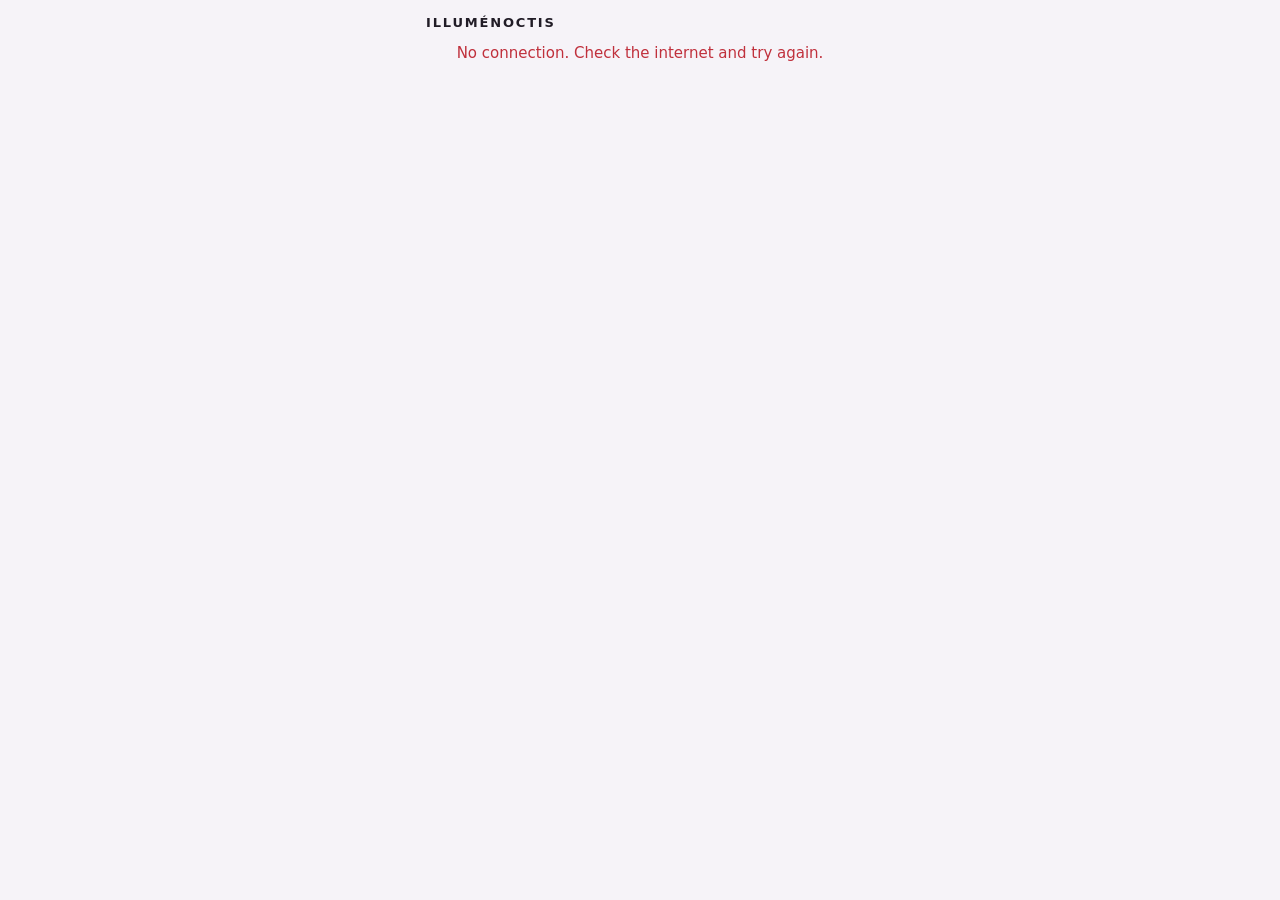
<file: vote/index.html>
<!doctype html>
<html lang="en">
<head>
<meta charset="utf-8">
<meta name="viewport" content="width=device-width,initial-scale=1,viewport-fit=cover">
<meta name="referrer" content="no-referrer">
<meta http-equiv="Content-Security-Policy" content="default-src 'self'; img-src 'self' https: data: blob:; connect-src 'self' https://pcfsewcxzhsdutkvbcgq.supabase.co wss://pcfsewcxzhsdutkvbcgq.supabase.co; style-src 'self' 'unsafe-inline'; script-src 'self'; font-src 'self' data:">
<meta name="theme-color" content="#5A2C57">
<title>ILLUMÉNOCTIS · Vote</title>
<link rel="icon" type="image/png" href="../icons/icon-192.png">
<link rel="stylesheet" href="vote.css?v=1.2.305">
</head>
<body>
<main class="vt">
  <header class="vtbar"><b>ILLUMÉNOCTIS</b><span id="who"></span><button type="button" id="out" hidden>Sign out</button></header>
  <section id="box" aria-live="polite"><p class="msg">Opening…</p></section>
</main>
<script src="../vendor/supabase.js?v=1.2.305"></script>
<script src="../config.js?v=1.2.305"></script>
<script src="vote.js?v=1.2.305"></script>
</body>
</html>
</file>
<file: gate.css>
@font-face{font-family:"Bodoni Moda";font-weight:400;src:url(fonts/bodoni-moda-latin-400-normal.woff2) format("woff2")}
@font-face{font-family:"IBM Plex Sans";font-weight:400;src:url(fonts/ibm-plex-sans-latin-400-normal.woff2) format("woff2")}
@font-face{font-family:"IBM Plex Sans";font-weight:500;src:url(fonts/ibm-plex-sans-latin-500-normal.woff2) format("woff2")}
@font-face{font-family:"IBM Plex Sans";font-weight:600;src:url(fonts/ibm-plex-sans-latin-600-normal.woff2) format("woff2")}
@font-face{font-family:"IBM Plex Mono";font-weight:400;src:url(fonts/ibm-plex-mono-latin-400-normal.woff2) format("woff2")}
:root{--paper:#E8E6EE;--surf:#F7F5FA;--surf2:#F1EFF6;--ink:#1B1724;--ink2:#494154;--mut:#6D6579;--faint:#9C93A9;--line:#D9D3E2;
--acc:#5A2C57;--on-acc:#FBF8FC;--wash:#EDE3EE;--gold:#E3BE72;--bad:#8A3A2C;
--sans:"IBM Plex Sans",-apple-system,"Segoe UI","Malgun Gothic","Apple SD Gothic Neo",sans-serif;--mono:"IBM Plex Mono",Consolas,monospace;--disp:"Bodoni Moda",Didot,serif}
html[data-theme="sepia"]{--paper:#E0D6C3;--surf:#F0EBDF;--surf2:#E9E2D3;--line:#D3C8B4;--ink:#2B251B;--ink2:#4A4233;--mut:#655B4A;--faint:#82786A;--wash:#EBE0D6}
html[data-theme="dim"]{--paper:#26222E;--surf:#2E2937;--surf2:#353040;--ink:#EEE9F3;--ink2:#D3CBDB;--mut:#AA9FB6;--faint:#82798E;--line:#463F52;--acc:#C9A3C4;--on-acc:#26222E;--wash:#3A3244;--bad:#FF8A7A}
*{box-sizing:border-box}
html,body{height:100%;margin:0}
body{background:var(--paper);color:var(--ink);font:15px/1.5 var(--sans);-webkit-font-smoothing:antialiased}
.gate{min-height:100%;display:grid;place-items:center;padding:24px}
.card{width:min(460px,100%);background:var(--surf);border:1px solid var(--line);border-radius:16px;padding:30px 30px 24px;box-shadow:0 2px 5px rgba(27,23,36,.06),0 22px 50px -24px rgba(27,23,36,.35)}
.wm{margin:0;font:400 28px var(--disp);letter-spacing:.155em;text-transform:uppercase;display:flex;align-items:baseline;justify-content:center;color:var(--ink)}
.lh{height:.84em;width:.336em;fill:currentColor;margin-right:.03em}
.lh .lamp{fill:var(--gold)} .lh .band{fill:var(--surf)}
.ver{margin:4px 0 22px;text-align:center;font:10.5px var(--mono);color:var(--faint)} .ver b{color:var(--acc);font-weight:400}
h2{margin:0 0 4px;font:400 22px var(--disp);color:var(--ink)}
.lead{margin:0 0 14px;color:var(--mut);font-size:13.5px}
.fl{display:block;margin:14px 0 6px;font:500 9.5px var(--mono);letter-spacing:.12em;text-transform:uppercase;color:var(--faint)}
input{width:100%;padding:10px 12px;border:1px solid var(--line);border-radius:9px;background:var(--surf2);color:var(--ink);font:14px var(--sans)}
input:focus{outline:none;border-color:var(--acc);box-shadow:0 0 0 3px var(--wash)}
.people{display:flex;flex-wrap:wrap;gap:6px}
.people button{display:inline-flex;align-items:center;gap:8px;padding:7px 13px;border:1px solid var(--line);border-radius:20px;background:var(--surf2);color:var(--ink);font:14px var(--sans);cursor:pointer}
.people button i{width:12px;height:12px;border-radius:50%}
.people button[aria-pressed="true"]{border-color:var(--acc);box-shadow:0 0 0 3px var(--wash)}
.sw{display:flex;flex-wrap:wrap;gap:8px}
.sw button{width:30px;height:30px;border-radius:50%;border:2px solid transparent;cursor:pointer;padding:0}
.sw button[aria-pressed="true"]{border-color:var(--ink);box-shadow:0 0 0 2px var(--surf) inset}
.sw button:disabled{opacity:.25;cursor:not-allowed}
.err{min-height:20px;margin:10px 0 0;color:var(--bad);font-size:13px}
.acts{display:flex;align-items:center;justify-content:space-between;gap:10px;margin-top:14px}
.btn{border:1px solid var(--line);background:var(--surf);color:var(--ink);border-radius:20px;padding:9px 20px;font:500 14px var(--sans);cursor:pointer}
.btn.pri{background:var(--acc);border-color:var(--acc);color:var(--on-acc)}
.btn:disabled{opacity:.55;cursor:default}
.lnk{border:0;background:none;color:var(--acc);font:13.5px var(--sans);cursor:pointer;padding:0}

/* 1.2.141 (user, 12 Nov 2026: "I saw the old version while loading"): a signed-in start goes straight through this page -
   it shows the same start-up screen as the app (no card in between); the card shows only to sign in or after an error */
#illuboot{position:fixed;left:0;top:0;width:100vw;height:100vh;height:100dvh;z-index:50;display:flex;flex-direction:column;align-items:center;justify-content:center;gap:22px;background:#F6F3F8}
#illuboot b{font:600 22px/1 Inter,system-ui,-apple-system,sans-serif;letter-spacing:.32em;color:#211C26;padding-left:.32em}
#illuboot i{display:block;width:140px;height:3px;border-radius:2px;background:#E7DDE8;overflow:hidden;position:relative}
#illuboot i::after{content:"";position:absolute;inset:0;width:40%;border-radius:2px;background:#5A2C57;animation:illubar 1.1s ease-in-out infinite}
@keyframes illubar{0%{transform:translateX(-100%)}100%{transform:translateX(250%)}}
html[data-theme="dim"] #illuboot{background:#26222E}html[data-theme="dim"] #illuboot b{color:#EEE9F3}html[data-theme="dim"] #illuboot i{background:#463E51}html[data-theme="dim"] #illuboot i::after{background:#CDA3CA}
html[data-theme="sepia"] #illuboot{background:#E9DFCE}html[data-theme="sepia"] #illuboot b{color:#2B2117}html[data-theme="sepia"] #illuboot i{background:#D6C8B1}
@media (prefers-reduced-motion:reduce){#illuboot i::after{animation:none;width:100%}}
html:not(.gform) .gate{visibility:hidden}
html.gform #illuboot{display:none}
</file>
<file: vote/vote.css>
:root{--acc:#5A2C57;--accl:#F3ECF3;--ink:#211C26;--mut:#6D6577;--line:#E7E2EC;--ok:#2F7A3E;--okbg:#E8F5EA;--bad:#C0303C;--badbg:#FCE9EB;--amber:#E39B1B;--bg:#F6F3F8;--panel:#fff;color-scheme:light}
@media (prefers-color-scheme:dark){:root{--accl:#3A2738;--ink:#F1ECF4;--mut:#B3A9BE;--line:#3A3340;--okbg:#1E3324;--badbg:#3A1D21;--bg:#17131B;--panel:#221D27;color-scheme:dark}}
*{box-sizing:border-box}
html,body{margin:0;background:var(--bg);color:var(--ink);font:15px/1.45 Inter,"Segoe UI",system-ui,-apple-system,sans-serif}
.vt{max-width:460px;margin:0 auto;min-height:100vh;display:flex;flex-direction:column;padding:env(safe-area-inset-top,0) max(16px,env(safe-area-inset-right,0px)) calc(20px + env(safe-area-inset-bottom,0px)) max(16px,env(safe-area-inset-left,0px))}
.vtbar{display:flex;align-items:center;gap:8px;padding:14px 0 10px;font-size:13px;color:var(--mut)}
.vtbar b{color:var(--ink);letter-spacing:.14em;font-size:13px}
#out{margin-left:auto;border:0;background:none;color:var(--acc);font:inherit;font-weight:600;cursor:pointer;padding:6px}
@media (prefers-color-scheme:dark){#out{color:#D9B6D5}}
#box{display:flex;flex-direction:column;gap:12px}
.msg{text-align:center;color:var(--mut);margin:0}
.msg.err{color:var(--bad)}
h2{font-size:18px;margin:6px 0 0;text-align:center}
.vc{background:var(--panel);border-radius:18px;overflow:hidden;border:3px solid var(--amber)}
.vc.closed{border-color:var(--line)}
.vc .top{display:flex;justify-content:space-between;align-items:center;padding:8px 12px;font-size:12.5px;color:var(--mut)}
.vc .img{position:relative;aspect-ratio:3/4;max-height:58vh;width:100%;background:linear-gradient(170deg,#e6e0e9,#a89cb2 60%,#7f728b)}
.vc .img img{width:100%;height:100%;object-fit:cover;display:block}
.vc .nm{position:absolute;left:12px;right:12px;bottom:12px;color:#fff;text-shadow:0 1px 6px rgba(0,0,0,.45)}
.vc .nm b{font-size:22px;letter-spacing:.03em;display:block;text-transform:uppercase}
.vc .meta{padding:10px 12px;display:flex;flex-wrap:wrap;gap:4px 14px;font-size:13px;color:var(--mut);font-variant-numeric:tabular-nums}
.vc .meta b{color:var(--ink);font-weight:600}
.vc .meta a{color:var(--acc);font-weight:600}
.btns{display:grid;grid-template-columns:1fr 1fr;gap:10px}
.vb{border-radius:14px;padding:17px;font:inherit;font-size:17px;font-weight:700;cursor:pointer;border:2px solid}
.vb.g{background:var(--okbg);color:var(--ok);border-color:#9BD3A6}
.vb.r{background:var(--badbg);color:var(--bad);border-color:#F0AEB4}
.vb.on.g{background:var(--ok);color:#fff;border-color:var(--ok)}.vb.on.r{background:var(--bad);color:#fff;border-color:var(--bad)}
.vb:disabled{opacity:.5}
.people{display:flex;flex-direction:column;gap:8px}
.people button{display:flex;align-items:center;gap:10px;background:var(--panel);border:1px solid var(--line);border-radius:12px;padding:13px;font:inherit;font-weight:600;cursor:pointer;text-align:left;color:var(--ink)}
.av{width:30px;height:30px;border-radius:50%;background:var(--accl);color:var(--acc);display:grid;place-items:center;font-weight:700;font-size:13px;flex:none}
.pin{display:flex;flex-direction:column;gap:10px}
.pin label{font-size:13px;color:var(--mut)}
.pin input{font:inherit;font-size:22px;letter-spacing:.3em;text-align:center;padding:12px;border:1px solid var(--line);border-radius:12px;background:var(--panel);color:var(--ink)}
.pri{background:var(--acc);color:#fff;border:0;border-radius:12px;padding:14px;font:inherit;font-weight:700;cursor:pointer}
.pri:disabled{opacity:.5}
.lnk{background:none;border:0;color:var(--acc);font:inherit;font-weight:600;cursor:pointer;padding:8px}
.done{background:var(--panel);border-radius:16px;padding:18px;text-align:center;display:flex;flex-direction:column;gap:8px}
.done .big{font-size:40px;line-height:1}
.prog{display:flex;gap:4px;justify-content:center;flex-wrap:wrap}.prog i{width:22px;height:6px;border-radius:3px;background:var(--line)}.prog i.in{background:var(--acc)}
.foot{display:flex;flex-direction:column;gap:6px;margin-top:6px}
.sec{display:block;text-align:center;text-decoration:none;border:1px solid var(--line);border-radius:12px;padding:12px;color:var(--ink);font-weight:600;background:var(--panel)}
.pin input.uname{letter-spacing:.02em;font-size:18px;text-align:left}
.people button.on{border-color:var(--acc);box-shadow:0 0 0 2px var(--acc) inset}

/* 1.2.149: who has voted */
.vc .who{display:flex;flex-direction:column;gap:3px;padding:8px 14px;font-size:13px;line-height:1.35;border-top:1px solid rgba(0,0,0,.06)}
.vc .who .wd{color:#2E7A45}
.vc .who .ww{color:#9A5B12;font-weight:600}
.vc .img{cursor:zoom-in;overflow:hidden}
.vc .img .nm{pointer-events:none}
.gnav{position:absolute;top:50%;transform:translateY(-50%);width:38px;height:38px;border-radius:50%;border:0;background:rgba(20,14,24,.45);color:#fff;font-size:24px;line-height:1;cursor:pointer;display:grid;place-items:center;padding:0 0 3px}
.gnav.p{left:8px}.gnav.n{right:8px}
.gnav:hover{background:rgba(20,14,24,.65)}
.gct{position:absolute;top:10px;right:10px;background:rgba(20,14,24,.55);color:#fff;font-size:12px;font-weight:600;border-radius:999px;padding:3px 9px;font-variant-numeric:tabular-nums}
/* 1.2.204: the slideshow - photos + her details (computer: panel on the right; phone: a sheet from below) */
#vv{position:fixed;inset:0;z-index:50;background:#141017;color:#fff;display:flex;overflow:hidden}
#vv[hidden]{display:none}
#vv .vvshow{position:relative;flex:1;min-width:0;display:flex;flex-direction:column}
#vv .vvtop{position:absolute;top:0;left:0;right:56px;display:flex;align-items:center;gap:10px;padding:12px 14px;z-index:3;min-width:0}
#vv .vvct{font-size:12px;font-weight:700;opacity:.85;white-space:nowrap;flex:none;font-variant-numeric:tabular-nums}
#vv .vvsrc{display:flex;gap:4px;overflow-x:auto;scrollbar-width:none;min-width:0}
#vv .vvsrc::-webkit-scrollbar{display:none}
#vv .vvsrc button{flex:none;border:0;border-radius:999px;padding:4px 11px;font-family:inherit;font-weight:600;font-size:12.5px;line-height:1.2;color:#fff;background:rgba(255,255,255,.12);cursor:pointer;min-height:28px}
#vv .vvsrc button[aria-pressed="true"]{background:#fff;color:#1B1724}
#vv .vvsrc button b{font-weight:500;opacity:.7;margin-left:4px}
#vv .vvx{position:absolute;top:10px;right:12px;width:38px;height:38px;border-radius:50%;border:0;background:rgba(255,255,255,.14);color:#fff;font-size:22px;line-height:1;cursor:pointer;z-index:5}
#vv .vvpic{flex:1;display:flex;align-items:center;justify-content:center;position:relative;min-height:0;padding:54px 60px 8px}
#vv .vvph{position:relative;max-width:100%;display:block;line-height:0;border-radius:4px;flex:none}
#vv .vvph.isvid{width:min(100%,900px)}
#vv .vvph img{display:block;border-radius:4px;max-width:none;object-fit:contain}
#vv .vvph video{display:block;width:100%;max-height:calc(100vh - 140px);border-radius:4px;background:#000}
#vv .vvnone{color:rgba(255,255,255,.6);margin:0}
#vv .vvnav{position:absolute;top:50%;width:42px;height:42px;margin-top:-21px;border-radius:50%;border:0;background:rgba(255,255,255,.12);color:#fff;font-size:24px;line-height:1;cursor:pointer;padding:0 0 3px;z-index:2}
#vv .vvnav.p{left:10px}#vv .vvnav.n{right:10px}
#vv .vvnav:hover{background:rgba(255,255,255,.22)}
#vv .vvs{display:flex;gap:5px;overflow-x:auto;padding:8px 12px 12px;scrollbar-width:none;flex:none;min-height:0}
#vv .vvs:empty{padding:0 0 8px}
#vv .vvs button{flex:none;width:40px;height:54px;border-radius:5px;border:2px solid transparent;background:#2a2230;opacity:.55;cursor:pointer;padding:0;overflow:hidden;position:relative}
#vv .vvs button.on{border-color:#fff;opacity:1}
#vv .vvs button img{width:100%;height:100%;object-fit:cover;display:block}
#vv .vvs button.v::after{content:'▶';position:absolute;inset:0;display:grid;place-items:center;color:#fff;font-size:13px}
/* the panel */
#vv .vvpnl{width:360px;flex:none;background:var(--panel);color:var(--ink);display:flex;flex-direction:column;min-height:0;border-left:1px solid #000}
#vv .vvscroll{overflow-y:auto;padding:16px 18px 18px;display:flex;flex-direction:column;gap:14px;min-height:0;flex:1;overscroll-behavior:contain}
#vv .vvscroll > *{flex:none}
#vv .vvhd h2{margin:0;font-size:19px;font-weight:800;letter-spacing:.01em;text-align:left;text-transform:uppercase}
#vv .vvnml{color:inherit;text-decoration:none;display:inline-flex;align-items:center;gap:6px;font:inherit}
#vv .vvnml svg{width:14px;height:14px;fill:none;stroke:var(--mut);stroke-width:1.8;flex:none}
#vv .vvnml:hover{color:var(--acc);text-decoration:underline;text-underline-offset:3px}#vv .vvnml:hover svg{stroke:var(--acc)}
#vv .vvag{display:inline-block;margin-top:3px;font-size:13px;font-weight:600;color:var(--acc);text-decoration:none}
#vv .vvhd p{margin:4px 0 0;font-size:12.5px;color:var(--mut)}
#vv .vvms{display:grid;grid-template-columns:repeat(6,1fr);border:1px solid var(--line);border-radius:10px;overflow:hidden}
#vv .vvms div{padding:7px 2px;text-align:center;border-left:1px solid var(--line);min-width:0}#vv .vvms div:first-child{border-left:0}
#vv .vvms span{display:block;font-size:8.5px;font-weight:700;letter-spacing:.08em;color:var(--mut);text-transform:uppercase;white-space:nowrap;overflow:hidden;text-overflow:ellipsis}
#vv .vvms b{font-size:13.5px;font-variant-numeric:tabular-nums;white-space:nowrap}#vv .vvms small{font-size:9px;color:var(--mut);margin-left:1px;font-weight:500}
#vv .vvsec{display:flex;flex-direction:column;gap:6px}
#vv .vvsec h3{margin:0;font-size:10px;letter-spacing:.14em;text-transform:uppercase;color:var(--mut);font-weight:700}
#vv .vvrows{border:1px solid var(--line);border-radius:10px}
#vv .vvrow{display:flex;justify-content:space-between;gap:10px;padding:8px 12px;border-top:1px solid var(--line);font-size:13px}
#vv .vvrow:first-child{border-top:0}#vv .vvrow span{color:var(--mut)}#vv .vvrow b{font-weight:600;text-align:right}
#vv .vvwho{font-size:12.5px;line-height:1.6}#vv .vvwho .d{color:#2E8A57;font-weight:600}#vv .vvwho .w{color:var(--mut)}
#vv .vvnote{background:var(--bg);border-radius:10px;padding:9px 12px;font-size:12.5px;line-height:1.5;white-space:pre-wrap;overflow-wrap:anywhere}
#vv .vvnote b{font-size:12px}#vv .vvnote small{color:var(--mut)}
#vv .vvvote{display:flex;gap:8px;padding:12px 18px calc(12px + env(safe-area-inset-bottom,0px));border-top:1px solid var(--line);background:var(--panel);flex:none}
#vv .vvvote button{flex:1;min-height:46px;border-radius:12px;font-family:inherit;font-weight:700;font-size:15px;line-height:1;cursor:pointer;border:1.5px solid var(--line);background:var(--panel);color:var(--ink)}
#vv .vvvote .g{color:var(--ok)}#vv .vvvote .r{color:var(--bad)}
#vv .vvvote .g.on{background:#2FBF4A;border-color:#2FBF4A;color:#fff}#vv .vvvote .r.on{background:#E5484D;border-color:#E5484D;color:#fff}
#vv .vvvote button:disabled{cursor:default}#vv .vvvote button:disabled:not(.on){opacity:.45}
#vv button:focus-visible,#vv a:focus-visible{outline:2px solid #D9B6D5;outline-offset:2px}
#vv .vvgrip{display:none;border:0;background:none;width:100%;padding:8px 0 4px;cursor:grab;flex:none}
#vv .vvgrip i{display:block;width:40px;height:5px;border-radius:3px;background:var(--line);margin:0 auto}
#vv .vvpeek{display:none;align-items:center;justify-content:space-between;gap:10px;padding:2px 18px 10px;font-size:13px;font-weight:700;text-transform:uppercase}
#vv .vvpeek span{font-weight:500;color:var(--mut);font-size:12px;text-transform:none}
/* effect #7 on the slideshow photo */
#vv .vvph::before{content:'';position:absolute;inset:-3px;border-radius:6px;padding:3px;background:conic-gradient(from var(--vfxa,0deg),transparent 0 70%,color-mix(in srgb,var(--c,#2FBF4A) 30%,#fff) 80%,var(--c,#2FBF4A) 88%,#fff 90%,transparent 96%);-webkit-mask:linear-gradient(#000 0 0) content-box,linear-gradient(#000 0 0);-webkit-mask-composite:xor;mask-composite:exclude;opacity:0;pointer-events:none;z-index:1}
#vv .vvph.play::before{animation:vfxsweep 1.2s cubic-bezier(.4,0,.2,1)}
#vv .vvph.vvdone{outline:3px solid var(--c);outline-offset:0}
#vv .vvst{position:absolute;left:50%;top:45%;width:84px;height:84px;margin:-42px 0 0 -42px;border-radius:50%;display:grid;place-items:center;background:color-mix(in srgb,var(--c,#2FBF4A) 92%,transparent);color:#fff;font:800 42px/1 system-ui,sans-serif;opacity:0;pointer-events:none;box-shadow:0 6px 18px rgba(0,0,0,.3);z-index:2}
#vv .vvph.play .vvst{animation:vfxstamp 1.1s .15s cubic-bezier(.2,1.4,.4,1) forwards}
#vv .vvtag{position:absolute;top:10px;right:10px;font:700 12px/1.3 system-ui,sans-serif;color:#fff;background:var(--c);border-radius:999px;padding:3px 10px;display:none;z-index:2}
#vv .vvph.vvdone .vvtag{display:block}
/* phone: the sheet from below */
@media (max-width:760px){
  #vv{flex-direction:column}
  #vv .vvpic{padding:52px 8px 8px}
  #vv .vvnav{display:none}
  #vv .vvtop{right:52px;gap:8px;padding:12px 10px}
  #vv .vvshow{height:91%;flex:none}
  #vv .vvpnl{position:absolute;left:0;right:0;bottom:0;width:auto;height:var(--hh,48%);border-left:0;border-radius:18px 18px 0 0;box-shadow:0 -8px 30px rgba(0,0,0,.35);transition:height .28s cubic-bezier(.2,.8,.2,1);z-index:4}
  #vv .vvpnl.drag{transition:none}
  #vv .vvgrip{display:block;touch-action:none}
  #vv .vvpeek,#vv .vvhd{touch-action:none}
  #vv .vvscroll{padding-top:6px}
  #vv .vvpnl.low .vvscroll,#vv .vvpnl.low .vvvote{display:none}
  #vv .vvpnl.low .vvpeek{display:flex}
}
@media (prefers-reduced-motion:reduce){#vv .vvph.play::before,#vv .vvph.play .vvst{animation-duration:.01ms!important}#vv .vvpnl{transition:none!important}}

/* 1.2.203: vote effect #7 */
.vfx{position:fixed;z-index:60;pointer-events:none;border-radius:var(--r);transition:opacity .3s}
.vfx.out{opacity:0}
.vfx .vfxring{position:absolute;inset:-3px;border-radius:calc(var(--r) + 3px);padding:3px;background:conic-gradient(from var(--vfxa,0deg),transparent 0 70%,color-mix(in srgb,var(--c) 30%,#fff) 80%,var(--c) 88%,#fff 90%,transparent 96%);-webkit-mask:linear-gradient(#000 0 0) content-box,linear-gradient(#000 0 0);-webkit-mask-composite:xor;mask-composite:exclude;opacity:0}
.vfx::after{content:'';position:absolute;inset:0;border-radius:var(--r);box-shadow:0 0 0 2px var(--c),0 0 18px 2px color-mix(in srgb,var(--c) 35%,transparent);opacity:0;transition:opacity .3s .5s}
.vfx.play::after{opacity:1}
@property --vfxa{syntax:'<angle>';inherits:false;initial-value:0deg}
.vfx.play .vfxring{animation:vfxsweep 1.2s cubic-bezier(.4,0,.2,1)}
@keyframes vfxsweep{0%{--vfxa:0deg;opacity:1}85%{opacity:1}100%{--vfxa:360deg;opacity:0}}
.vfx .vfxst{position:absolute;width:72px;height:72px;margin:-36px 0 0 -36px;border-radius:50%;display:grid;place-items:center;background:color-mix(in srgb,var(--c) 92%,transparent);color:#fff;font:800 36px/1 system-ui,sans-serif;box-shadow:0 6px 18px rgba(0,0,0,.28);opacity:0}
.vfx.play .vfxst{animation:vfxstamp 1.1s .15s cubic-bezier(.2,1.4,.4,1) forwards}
@keyframes vfxstamp{0%{opacity:0;transform:scale(2.2)}25%{opacity:1;transform:scale(.92)}40%{transform:scale(1)}75%{opacity:1}100%{opacity:0;transform:scale(1)}}
@media (prefers-reduced-motion:reduce){.vfx .vfxring,.vfx .vfxst{animation:none!important}.vfx::after{transition:none}}
</file>
